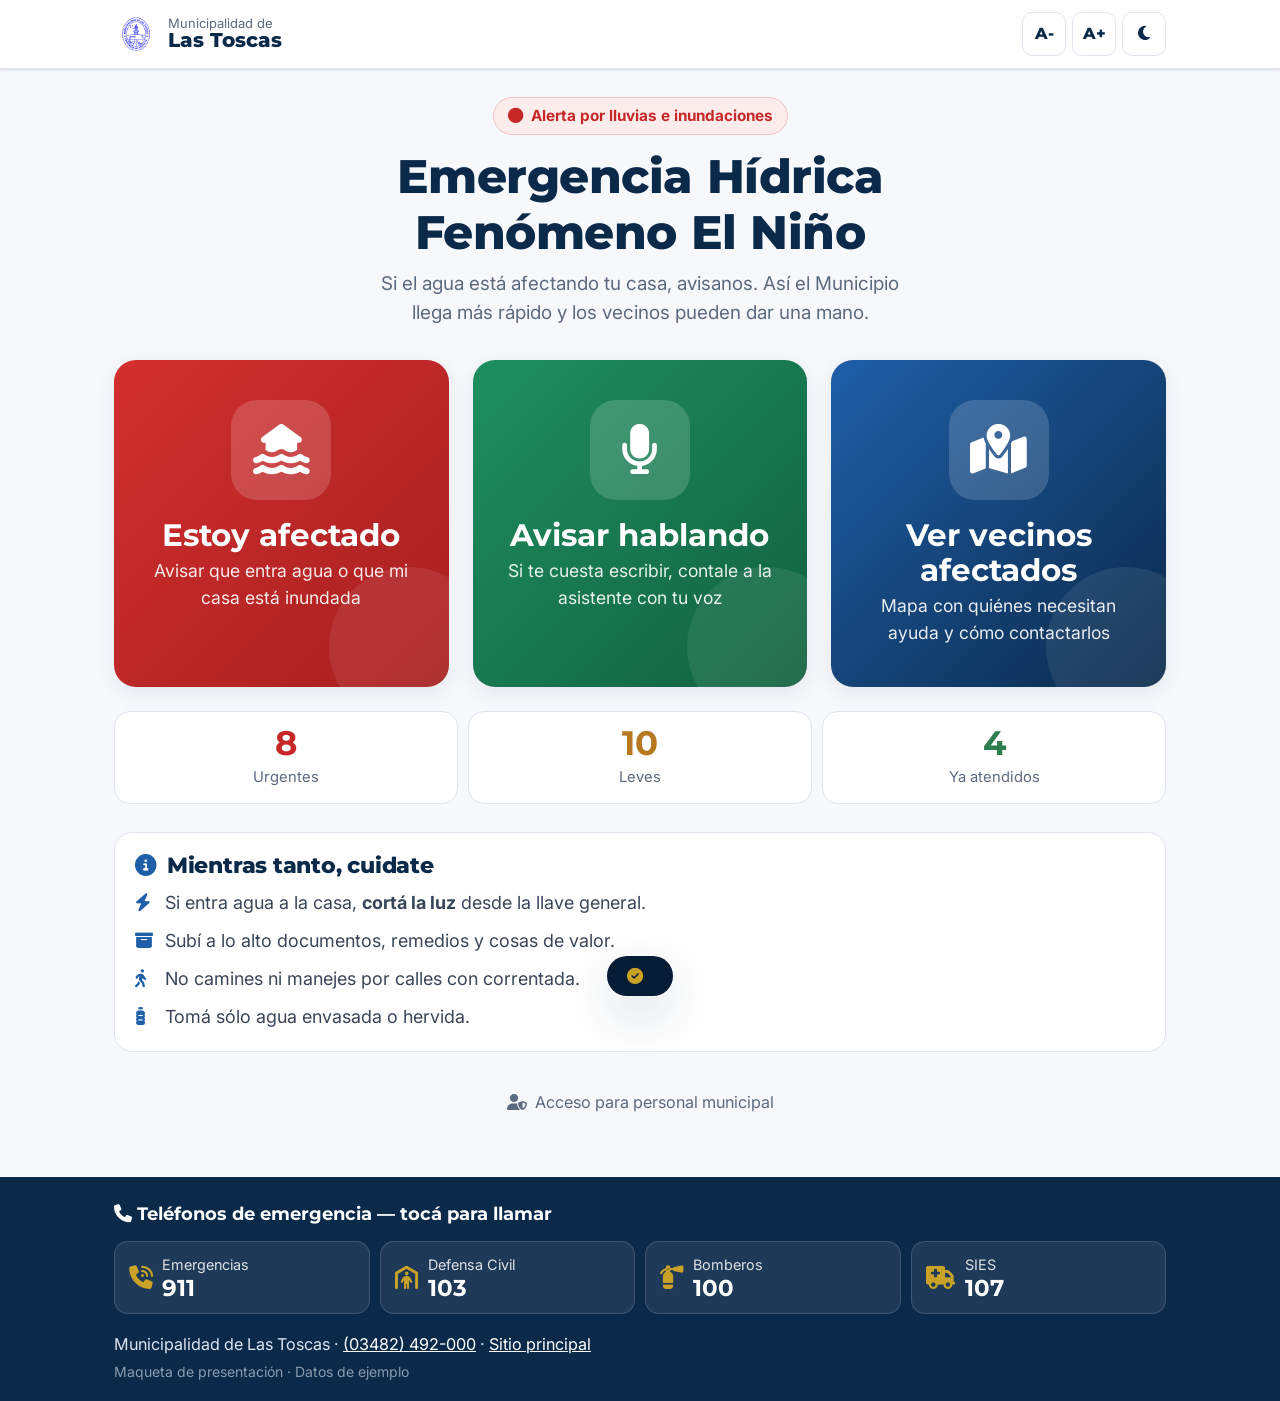
<file: index.html>
<!DOCTYPE html>
<html lang="es-AR" class="no-js">
<head>
  <meta charset="UTF-8">
  <meta name="viewport" content="width=device-width, initial-scale=1">
  <title>Emergencia El Niño | Municipalidad de Las Toscas</title>
  <meta name="description" content="Avisá si tu casa está afectada por el agua y mirá en el mapa qué vecinos necesitan ayuda. Municipalidad de Las Toscas, Santa Fe.">
  <meta name="theme-color" content="#0b2a4a">
  <script>try{var t=localStorage.getItem("lt-theme");if(t==="dark"||(!t&&matchMedia("(prefers-color-scheme: dark)").matches))document.documentElement.classList.add("dark-mode")}catch(e){}</script>
  <link rel="icon" type="image/png" href="assets/img/escudo-256.png">
  <link rel="preconnect" href="https://fonts.googleapis.com">
  <link rel="preconnect" href="https://fonts.gstatic.com" crossorigin>
  <link href="https://fonts.googleapis.com/css2?family=Inter:wght@400;500;600;700&family=Montserrat:wght@600;700;800&display=swap" rel="stylesheet">
  <link rel="stylesheet" href="https://cdnjs.cloudflare.com/ajax/libs/font-awesome/6.5.2/css/all.min.css">
  <link rel="stylesheet" href="assets/css/styles.css">
  <link rel="stylesheet" href="assets/css/emergencia.css">
  <!-- Estadísticas de visitas (GoatCounter: sin cookies) -->
  <script data-goatcounter="https://lbrnqru.goatcounter.com/count" async src="//gc.zgo.at/count.js"></script>
  <!-- Registro propio de visitas (MUNI_VISITAS) -->
  <script async src="https://muni-seg.growynk.com/m.js" data-sitio="MUNI_NINIO"></script>
</head>
<body>
  <div id="em-header"></div>

  <main id="main" class="em-wrap">
    <section class="em-hero">
      <span class="em-hero__badge"><i class="fa-solid fa-circle"></i>Alerta por lluvias e inundaciones</span>
      <h1>Emergencia Hídrica<br>Fenómeno El Niño</h1>
      <p>Si el agua está afectando tu casa, avisanos. Así el Municipio llega más rápido y los vecinos pueden dar una mano.</p>
    </section>

    <nav class="em-choices em-choices--3" aria-label="¿Qué querés hacer?">
      <a class="em-choice em-choice--urg" href="reportar.html">
        <span class="em-choice__icon"><i class="fa-solid fa-house-flood-water"></i></span>
        <span class="em-choice__txt">
          <b>Estoy afectado</b>
          <span>Avisar que entra agua o que mi casa está inundada</span>
        </span>
        <i class="fa-solid fa-chevron-right em-choice__go" aria-hidden="true"></i>
      </a>
      <a class="em-choice em-choice--voz" href="hablar.html">
        <span class="em-choice__icon"><i class="fa-solid fa-microphone"></i></span>
        <span class="em-choice__txt">
          <b>Avisar hablando</b>
          <span>Si te cuesta escribir, contale a la asistente con tu voz</span>
        </span>
        <i class="fa-solid fa-chevron-right em-choice__go" aria-hidden="true"></i>
      </a>
      <a class="em-choice em-choice--map" href="mapa.html">
        <span class="em-choice__icon"><i class="fa-solid fa-map-location-dot"></i></span>
        <span class="em-choice__txt">
          <b>Ver vecinos afectados</b>
          <span>Mapa con quiénes necesitan ayuda y cómo contactarlos</span>
        </span>
        <i class="fa-solid fa-chevron-right em-choice__go" aria-hidden="true"></i>
      </a>
    </nav>

    <section aria-label="Situación actual">
      <div class="em-stats">
        <div class="em-stat em-stat--urg"><b id="nUrg">–</b><span>Urgentes</span></div>
        <div class="em-stat em-stat--leve"><b id="nLeve">–</b><span>Leves</span></div>
        <div class="em-stat em-stat--ok"><b id="nOk">–</b><span>Ya atendidos</span></div>
      </div>
    </section>

    <section class="em-tips" aria-labelledby="t-tips">
      <h2 id="t-tips"><i class="fa-solid fa-circle-info" style="color:var(--blue-600)"></i>Mientras tanto, cuidate</h2>
      <ul>
        <li><i class="fa-solid fa-bolt"></i><span>Si entra agua a la casa, <b>cortá la luz</b> desde la llave general.</span></li>
        <li><i class="fa-solid fa-box-archive"></i><span>Subí a lo alto documentos, remedios y cosas de valor.</span></li>
        <li><i class="fa-solid fa-person-walking"></i><span>No camines ni manejes por calles con correntada.</span></li>
        <li><i class="fa-solid fa-bottle-water"></i><span>Tomá sólo agua envasada o hervida.</span></li>
      </ul>
    </section>

    <div class="em-muni-link"><a href="panel.html"><i class="fa-solid fa-user-shield"></i>Acceso para personal municipal</a></div>
  </main>

  <div id="em-footer"></div>

  <script src="assets/js/datos.js"></script>
  <script src="assets/js/store.js"></script>
  <script>
    (function () {
      var publicos = EM.todos().filter(EM.esPublico);
      var abiertos = publicos.filter(function (r) { return !r.cerrado; });
      document.getElementById("nUrg").textContent = abiertos.filter(function (r) { return r.nivel === "urgente"; }).length;
      document.getElementById("nLeve").textContent = abiertos.filter(function (r) { return r.nivel === "leve"; }).length;
      document.getElementById("nOk").textContent = publicos.length - abiertos.length;
    })();
  </script>
</body>
</html>
</file>
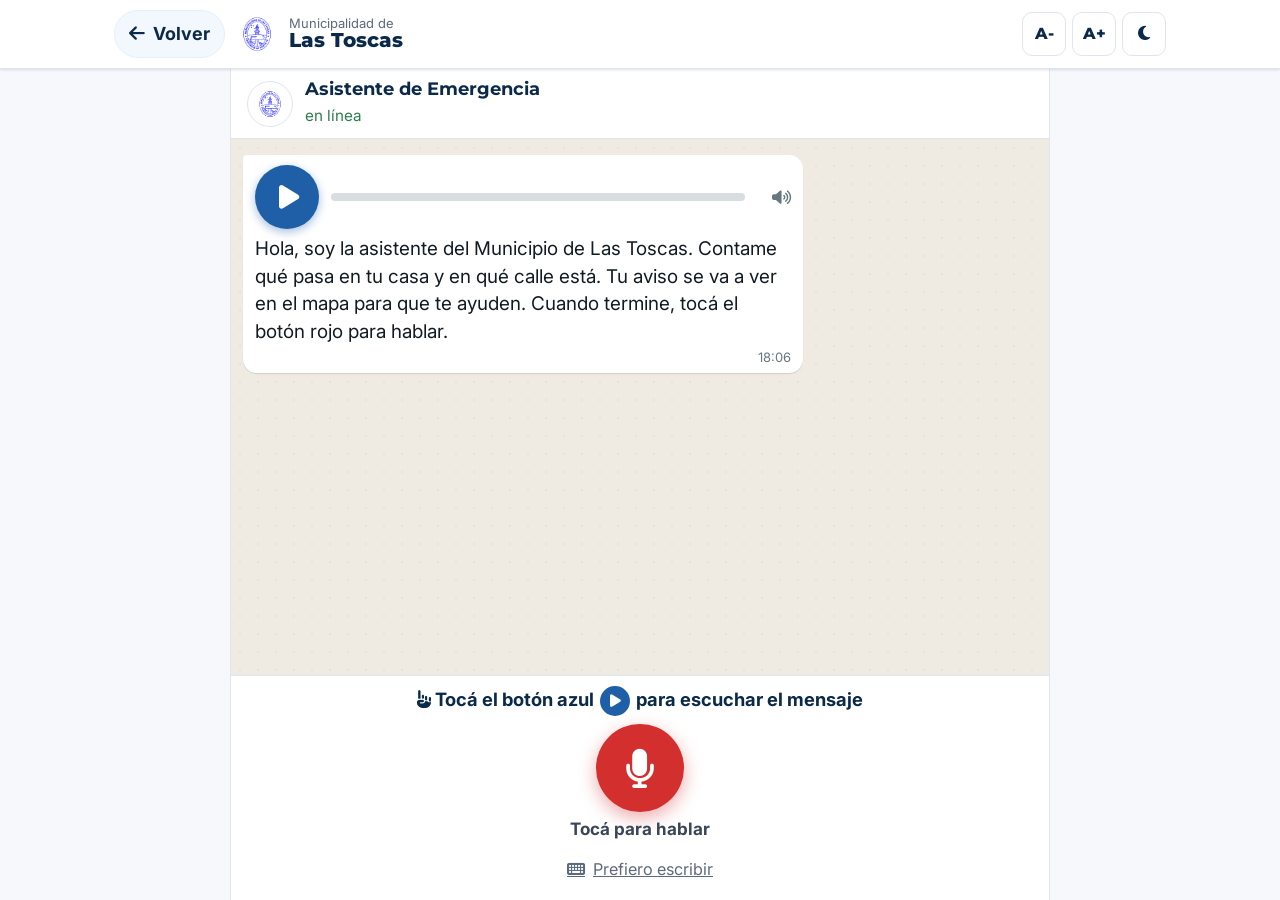
<file: hablar.html>
<!DOCTYPE html>
<html lang="es-AR" class="no-js">
<head>
  <meta charset="UTF-8">
  <meta name="viewport" content="width=device-width, initial-scale=1, viewport-fit=cover">
  <title>Avisar hablando | Emergencia El Niño · Las Toscas</title>
  <meta name="description" content="Avisá por audio que tu casa está afectada por el agua. Una asistente te hace preguntas cortas y vos contestás hablando.">
  <meta name="theme-color" content="#0b2a4a">
  <script>try{var t=localStorage.getItem("lt-theme");if(t==="dark"||(!t&&matchMedia("(prefers-color-scheme: dark)").matches))document.documentElement.classList.add("dark-mode")}catch(e){}</script>
  <link rel="icon" type="image/png" href="assets/img/escudo-256.png">
  <link rel="preconnect" href="https://fonts.googleapis.com">
  <link rel="preconnect" href="https://fonts.gstatic.com" crossorigin>
  <link href="https://fonts.googleapis.com/css2?family=Inter:wght@400;500;600;700&family=Montserrat:wght@600;700;800&display=swap" rel="stylesheet">
  <link rel="stylesheet" href="https://cdnjs.cloudflare.com/ajax/libs/font-awesome/6.5.2/css/all.min.css">
  <link rel="stylesheet" href="assets/css/styles.css">
  <link rel="stylesheet" href="assets/css/emergencia.css">
  <!-- Estadísticas de visitas (GoatCounter: sin cookies) -->
  <script data-goatcounter="https://lbrnqru.goatcounter.com/count" async src="//gc.zgo.at/count.js"></script>
  <!-- Registro propio de visitas (MUNI_VISITAS) -->
  <script async src="https://muni-seg.growynk.com/m.js" data-sitio="MUNI_NINIO"></script>
</head>
<body class="em-chatpage">
  <div id="em-header" data-volver="index.html"></div>

  <main id="main" class="em-chat">
    <div class="em-chat__who">
      <span class="em-chat__avatar"><img src="assets/img/escudo-256.png" alt=""></span>
      <span><b>Asistente de Emergencia</b><small id="estadoAsistente">en línea</small></span>
    </div>

    <div class="em-chat__msgs" id="msgs" role="log" aria-live="polite" aria-label="Conversación con la asistente"></div>

    <div class="em-chat__bar" id="barra">
      <p class="em-chat__hint" id="pista" aria-live="assertive"></p>

      <!-- Botón principal: micrófono / enviar -->
      <div class="em-chat__mic-row" id="filaMic">
        <button class="em-chat__cancel" type="button" id="cancelar" hidden aria-label="Cancelar audio"><i class="fa-solid fa-trash-can"></i><span>Borrar</span></button>
        <div class="em-chat__mic-wrap">
          <button class="em-chat__mic" type="button" id="mic" aria-label="Tocá para hablar"><i class="fa-solid fa-microphone"></i></button>
          <span class="em-chat__mic-label" id="micLabel">Tocá para hablar</span>
        </div>
        <span class="em-chat__timer" id="reloj" hidden>0:00</span>
      </div>

      <!-- Alternativa escrita -->
      <form class="em-chat__type" id="formTexto" hidden autocomplete="off">
        <input type="text" id="texto" placeholder="Escribí tu respuesta…" aria-label="Tu respuesta">
        <button class="em-chat__send" type="submit" aria-label="Enviar"><i class="fa-solid fa-paper-plane"></i></button>
      </form>
      <button class="em-chat__switch" type="button" id="cambiarModo"><i class="fa-solid fa-keyboard"></i><span>Prefiero escribir</span></button>
    </div>
  </main>

  <div class="toast" id="toast" role="status" aria-live="polite"><i class="fa-solid fa-circle-check"></i><span></span></div>

  <script src="assets/js/datos.js"></script>
  <script src="assets/js/store.js"></script>
  <script src="assets/js/voz-prompt.js"></script>
  <script src="assets/js/hablar.js"></script>
</body>
</html>
</file>
<file: assets/css/styles.css>
/* =========================================================
   Municipalidad de Las Toscas — Hoja de estilos principal
   HTML + CSS + JS puro. Sin dependencias de build.
   ========================================================= */

/* ---------- 1. Tokens ---------- */
:root {
  --navy-900: #071d35;
  --navy-800: #0b2a4a;
  --navy-700: #123a63;
  --blue-600: #1f5fa8;
  --blue-500: #2a73c4;
  --sky-400: #5fa8d3;
  --sky-100: #e6f1fa;
  --sky-50: #f2f8fd;
  --gold-500: #c9a227;
  --gold-100: #f8f0d6;
  --red-600: #c62828;
  --red-50: #fdecec;
  --green-600: #2e7d4f;

  --ink-900: #1a2433;
  --ink-700: #3a4658;
  --ink-500: #5c6a7e;
  --ink-300: #a9b4c2;
  --line: #dfe5ee;
  --bg: #f6f8fb;
  --surface: #ffffff;
  --heading: var(--navy-800);

  --font-head: "Montserrat", system-ui, -apple-system, "Segoe UI", sans-serif;
  --font-body: "Inter", system-ui, -apple-system, "Segoe UI", sans-serif;

  --radius-sm: 8px;
  --radius: 14px;
  --radius-lg: 22px;
  --shadow-sm: 0 1px 2px rgba(11, 42, 74, .06), 0 1px 3px rgba(11, 42, 74, .08);
  --shadow: 0 6px 20px rgba(11, 42, 74, .08);
  --shadow-lg: 0 18px 50px rgba(11, 42, 74, .16);

  --container: 1200px;
  --gutter: 16px;
  --header-h: 76px;
  --ease: cubic-bezier(.2, .7, .2, 1);
  --fs-base: 16px;
}

@media (min-width: 600px) { :root { --gutter: 24px; } }

/* ---------- 2. Reset / base ---------- */
*, *::before, *::after { box-sizing: border-box; }
html { font-size: var(--fs-base); scroll-behavior: smooth; scroll-padding-top: calc(var(--header-h) + 16px); -webkit-text-size-adjust: 100%; }
body {
  margin: 0;
  font-family: var(--font-body);
  font-size: 1rem;
  line-height: 1.65;
  color: var(--ink-900);
  background: var(--bg);
  overflow-x: hidden;
  -webkit-font-smoothing: antialiased;
}
img, svg, video, iframe { display: block; max-width: 100%; }
img { height: auto; }
a { color: var(--blue-600); text-decoration: none; transition: color .2s; }
a:hover { color: var(--heading); }
button, input, select, textarea { font: inherit; color: inherit; }
button { cursor: pointer; }
h1, h2, h3, h4, h5 { font-family: var(--font-head); color: var(--heading); line-height: 1.2; margin: 0 0 .5em; letter-spacing: -.01em; }
h1 { font-size: clamp(2rem, 4.5vw, 3.4rem); font-weight: 800; }
h2 { font-size: clamp(1.6rem, 3vw, 2.3rem); font-weight: 800; }
h3 { font-size: 1.2rem; font-weight: 700; }
h4 { font-size: 1.02rem; font-weight: 700; }
p { margin: 0 0 1em; }
ul, ol { margin: 0; padding: 0; }
:focus-visible { outline: 3px solid var(--gold-500); outline-offset: 3px; border-radius: 4px; }
::selection { background: var(--sky-400); color: #fff; }

[hidden] { display: none !important; }
.sr-only { position: absolute !important; width: 1px; height: 1px; padding: 0; margin: -1px; overflow: hidden; clip: rect(0 0 0 0); white-space: nowrap; border: 0; }
.skip-link { position: absolute; left: 16px; top: -60px; z-index: 1000; background: var(--gold-500); color: var(--navy-900); font-weight: 700; padding: 10px 16px; border-radius: var(--radius-sm); transition: top .2s; }
.skip-link:focus { top: 12px; }

.container { width: 100%; max-width: var(--container); margin-inline: auto; padding-inline: var(--gutter); }
.section { padding-block: clamp(56px, 8vw, 96px); }
.section--white { background: var(--surface); }
.section--tint { background: var(--sky-50); }
.section--navy { background: var(--navy-800); color: #dce7f3; }
.section--navy h2, .section--navy h3 { color: #fff; }
.section--tight { padding-block: clamp(40px, 6vw, 64px); }

.section-head { max-width: 720px; margin-bottom: clamp(28px, 4vw, 44px); }
.section-head--center { text-align: center; margin-inline: auto; }
.section-head--row { max-width: none; display: flex; flex-wrap: wrap; align-items: end; justify-content: space-between; gap: 16px; }
.eyebrow {
  display: inline-flex; align-items: center; gap: 8px;
  font-family: var(--font-head); font-size: .78rem; font-weight: 700; letter-spacing: .14em; text-transform: uppercase;
  color: var(--blue-600); margin-bottom: 10px;
}
.eyebrow::before { content: ""; width: 26px; height: 3px; border-radius: 3px; background: var(--gold-500); }
.section--navy .eyebrow { color: var(--sky-400); }
.lead { font-size: 1.1rem; color: var(--ink-500); }
.section--navy .lead { color: #b9cbe0; }

/* ---------- 3. Botones ---------- */
.btn {
  display: inline-flex; align-items: center; justify-content: center; gap: 10px;
  min-height: 46px; padding: 10px 22px; border-radius: 999px; border: 2px solid transparent;
  font-family: var(--font-head); font-weight: 700; font-size: .92rem; letter-spacing: .01em;
  text-decoration: none; transition: background .2s, color .2s, border-color .2s, transform .2s var(--ease), box-shadow .2s;
  white-space: nowrap;
}
.btn:hover { transform: translateY(-2px); }
.btn--primary { background: var(--blue-600); color: #fff; box-shadow: 0 6px 16px rgba(31, 95, 168, .28); }
.btn--primary:hover { background: var(--navy-800); color: #fff; }
.btn--gold { background: var(--gold-500); color: var(--navy-900); }
.btn--gold:hover { background: #b38e1d; color: var(--navy-900); }
.btn--alert { background: var(--red-600); color: #fff; box-shadow: 0 6px 16px rgba(198, 40, 40, .35); }
.btn--alert:hover { background: #a61f1f; color: #fff; }
.btn--outline { border-color: var(--blue-600); color: var(--blue-600); background: transparent; }
.btn--outline:hover { background: var(--blue-600); color: #fff; }
.btn--ghost-light { border-color: rgba(255, 255, 255, .55); color: #fff; background: rgba(255, 255, 255, .06); backdrop-filter: blur(4px); }
.btn--ghost-light:hover { background: #fff; color: var(--navy-800); }
.btn--sm { min-height: 38px; padding: 6px 16px; font-size: .84rem; }
.btn--block { width: 100%; }
.link-arrow { display: inline-flex; align-items: center; gap: 8px; font-family: var(--font-head); font-weight: 700; font-size: .9rem; }
.link-arrow i { transition: transform .2s var(--ease); }
.link-arrow:hover i { transform: translateX(4px); }

/* ---------- 4. Barra superior + header ---------- */
.topbar { background: var(--navy-900); color: #b9cbe0; font-size: .82rem; }
.topbar .container { display: flex; align-items: center; justify-content: space-between; gap: 16px; min-height: 40px; }
.topbar__info { display: flex; gap: 20px; align-items: center; }
.topbar__info span, .topbar__info a { display: inline-flex; align-items: center; gap: 7px; color: #b9cbe0; white-space: nowrap; }
@media (max-width: 399px) { .topbar__tools a { display: none; } .topbar__sep { display: none; } }
.topbar__info a:hover { color: #fff; }
.topbar__info .hide-sm { display: none; }
.topbar__tools { display: flex; align-items: center; gap: 6px; }
.topbar__tools button, .topbar__tools a {
  display: inline-grid; place-items: center; width: 30px; height: 30px; border-radius: 6px;
  border: 0; background: transparent; color: #b9cbe0; font-size: .82rem; font-weight: 700;
}
.topbar__tools button:hover, .topbar__tools a:hover { background: rgba(255, 255, 255, .1); color: #fff; }
.topbar__tools button[aria-pressed="true"] { background: var(--gold-500); color: var(--navy-900); }
.topbar__sep { width: 1px; height: 18px; background: rgba(255, 255, 255, .15); margin-inline: 4px; }
@media (min-width: 900px) { .topbar__info .hide-sm { display: inline-flex; } }
@media (max-width: 599px) { .topbar__info .hide-xs { display: none; } }

.header { position: sticky; top: 0; z-index: 100; background: rgba(255, 255, 255, .96); backdrop-filter: saturate(160%) blur(10px); border-bottom: 1px solid var(--line); transition: box-shadow .25s; }
.header.is-scrolled { box-shadow: var(--shadow); }
.header .container { display: flex; align-items: center; justify-content: space-between; gap: 20px; min-height: var(--header-h); }

.brand { display: flex; align-items: center; gap: 12px; color: var(--heading); text-decoration: none; }
.brand:hover { color: var(--heading); }
.brand img { width: 52px; height: 52px; object-fit: contain; }
.brand__text { display: flex; flex-direction: column; line-height: 1.1; }
.brand__small { font-size: .7rem; font-weight: 600; text-transform: uppercase; letter-spacing: .16em; color: var(--ink-500); }
.brand__name { font-family: var(--font-head); font-size: 1.22rem; font-weight: 800; color: var(--heading); }
.brand__prov { font-size: .72rem; color: var(--blue-600); font-weight: 600; }

.nav { display: none; }
.nav__list { list-style: none; display: flex; align-items: center; gap: 2px; }
.nav__link {
  position: relative; display: block; padding: 10px 11px; border-radius: 8px;
  font-family: var(--font-head); font-size: .88rem; font-weight: 600; color: var(--ink-700);
}
.nav__link:hover { color: var(--blue-600); background: var(--sky-50); }
.nav__link[aria-current="page"] { color: var(--blue-600); }
.nav__link[aria-current="page"]::after { content: ""; position: absolute; left: 12px; right: 12px; bottom: 3px; height: 3px; border-radius: 3px; background: var(--gold-500); }
.header__cta { display: none; }

.nav-toggle {
  display: inline-grid; place-items: center; width: 46px; height: 46px; border-radius: 12px;
  border: 1px solid var(--line); background: var(--surface); color: var(--navy-800); font-size: 1.15rem;
}
.brand { flex: none; }
@media (min-width: 1200px) {
  .nav { display: block; }
  .header__cta { display: inline-flex; }
  .nav-toggle { display: none; }
}

/* Drawer móvil */
.drawer-backdrop { position: fixed; inset: 0; background: rgba(7, 29, 53, .55); opacity: 0; visibility: hidden; transition: opacity .3s, visibility .3s; z-index: 190; }
.drawer {
  position: fixed; top: 0; right: 0; bottom: 0; width: min(340px, 88vw); z-index: 200;
  background: var(--surface); box-shadow: var(--shadow-lg); transform: translateX(100%); transition: transform .35s var(--ease);
  display: flex; flex-direction: column; overflow-y: auto;
}
.drawer.is-open { transform: none; }
.drawer.is-open + .drawer-backdrop, .drawer-backdrop.is-open { opacity: 1; visibility: visible; }
.drawer__head { display: flex; align-items: center; justify-content: space-between; padding: 16px 20px; border-bottom: 1px solid var(--line); }
.drawer__head .brand img { width: 40px; height: 40px; }
.drawer__close { width: 42px; height: 42px; border-radius: 10px; border: 1px solid var(--line); background: var(--surface); font-size: 1.1rem; color: var(--navy-800); }
.drawer__nav { list-style: none; padding: 12px; }
.drawer__nav a { display: flex; align-items: center; gap: 14px; padding: 14px 14px; border-radius: 10px; font-family: var(--font-head); font-weight: 600; color: var(--ink-900); }
.drawer__nav a i { width: 22px; text-align: center; color: var(--blue-600); }
.drawer__nav a:hover, .drawer__nav a[aria-current="page"] { background: var(--sky-50); color: var(--blue-600); }
.drawer__foot { margin-top: auto; padding: 20px; border-top: 1px solid var(--line); display: grid; gap: 10px; font-size: .9rem; color: var(--ink-500); }
body.no-scroll { overflow: hidden; }

/* ---------- 5. Hero (home) ---------- */
.hero { position: relative; min-height: clamp(560px, 86vh, 760px); display: flex; align-items: center; color: #fff; overflow: hidden; background: var(--navy-900); }
.hero__slides { position: absolute; inset: 0; }
.hero__slide { position: absolute; inset: 0; opacity: 0; transition: opacity 1.2s ease; }
.hero__slide.is-active { opacity: 1; }
.hero__slide img { width: 100%; height: 100%; object-fit: cover; transform: scale(1.06); transition: transform 7s linear; }
.hero__slide.is-active img { transform: scale(1); }
.hero::after {
  content: ""; position: absolute; inset: 0; pointer-events: none;
  background: linear-gradient(100deg, rgba(7, 29, 53, .92) 0%, rgba(11, 42, 74, .78) 42%, rgba(11, 42, 74, .25) 100%);
}
.hero__content { position: relative; z-index: 2; padding-block: 80px 140px; }
.hero__badge { display: inline-flex; align-items: center; gap: 10px; padding: 8px 16px; border-radius: 999px; background: rgba(255, 255, 255, .12); border: 1px solid rgba(255, 255, 255, .22); font-size: .82rem; font-weight: 600; letter-spacing: .04em; margin-bottom: 22px; backdrop-filter: blur(6px); }
.hero__badge i { color: var(--gold-500); }
.hero h1 { color: #fff; max-width: 760px; margin-bottom: 18px; }
.hero h1 em { font-style: normal; color: var(--gold-500); }
.hero__lead { font-size: clamp(1.02rem, 1.6vw, 1.2rem); color: #d3e1ef; max-width: 600px; margin-bottom: 30px; }
.hero__actions { display: flex; flex-wrap: wrap; gap: 12px; }
.hero__controls { position: absolute; z-index: 3; right: var(--gutter); bottom: 120px; display: flex; align-items: center; gap: 10px; }
.hero__dots { display: flex; gap: 8px; margin-right: 8px; }
.hero__dot { width: 10px; height: 10px; border-radius: 999px; border: 0; padding: 0; background: rgba(255, 255, 255, .45); transition: width .3s, background .3s; }
.hero__dot.is-active { width: 30px; background: var(--gold-500); }
.hero__arrow { width: 44px; height: 44px; border-radius: 50%; border: 1px solid rgba(255, 255, 255, .4); background: rgba(255, 255, 255, .08); color: #fff; backdrop-filter: blur(4px); }
.hero__arrow:hover { background: #fff; color: var(--navy-800); }
@media (max-width: 599px) { .hero__controls { bottom: 104px; left: var(--gutter); right: auto; } .hero__arrow { display: none; } }

/* Buscador destacado */
.finder { position: relative; z-index: 5; margin-top: -72px; }
.finder__card { background: var(--surface); border-radius: var(--radius-lg); box-shadow: var(--shadow-lg); padding: clamp(20px, 3vw, 32px); }
.finder__label { display: block; font-family: var(--font-head); font-weight: 800; color: var(--heading); font-size: 1.15rem; margin-bottom: 14px; }
.finder__field { position: relative; }
.finder__field > i { position: absolute; left: 20px; top: 50%; transform: translateY(-50%); color: var(--ink-500); }
.finder__input {
  width: 100%; height: 58px; padding: 0 20px 0 52px; border-radius: 14px; border: 2px solid var(--line); background: var(--bg);
  font-size: 1rem; transition: border-color .2s, background .2s;
}
.finder__input:focus { outline: none; border-color: var(--blue-600); background: #fff; }
.finder__tags { display: flex; flex-wrap: wrap; gap: 8px; margin-top: 14px; align-items: center; font-size: .85rem; color: var(--ink-500); }
.chip { display: inline-flex; align-items: center; gap: 6px; padding: 6px 14px; border-radius: 999px; background: var(--sky-50); border: 1px solid var(--sky-100); color: var(--navy-700); font-size: .84rem; font-weight: 600; transition: background .2s, color .2s; }
button.chip { cursor: pointer; }
.chip:hover, .chip.is-active { background: var(--blue-600); border-color: var(--blue-600); color: #fff; }
.finder__results { position: absolute; left: 0; right: 0; top: calc(100% + 8px); background: #fff; border-radius: 14px; box-shadow: var(--shadow-lg); border: 1px solid var(--line); list-style: none; padding: 8px; max-height: 340px; overflow-y: auto; display: none; z-index: 10; }
.finder__results.is-open { display: block; }
.finder__results a { display: flex; align-items: center; gap: 12px; padding: 11px 12px; border-radius: 10px; color: var(--ink-900); }
.finder__results a:hover, .finder__results a.is-focused { background: var(--sky-50); }
.finder__results i { color: var(--blue-600); width: 20px; text-align: center; }
.finder__results small { display: block; color: var(--ink-500); font-size: .78rem; }
.finder__empty { padding: 14px; color: var(--ink-500); font-size: .9rem; }

/* ---------- 6. Accesos rápidos ---------- */
.quick-grid { display: grid; grid-template-columns: repeat(2, 1fr); gap: 14px; }
@media (min-width: 700px) { .quick-grid { grid-template-columns: repeat(3, 1fr); } }
@media (min-width: 1100px) { .quick-grid { grid-template-columns: repeat(4, 1fr); } }
.quick {
  display: flex; flex-direction: column; align-items: flex-start; gap: 14px; padding: 22px 18px; border-radius: var(--radius);
  background: var(--surface); border: 1px solid var(--line); color: var(--ink-900); transition: transform .25s var(--ease), box-shadow .25s, border-color .25s;
}
.quick:hover { transform: translateY(-4px); box-shadow: var(--shadow); border-color: var(--sky-400); color: var(--ink-900); }
.quick__icon { display: grid; place-items: center; width: 50px; height: 50px; border-radius: 14px; background: var(--sky-100); color: var(--blue-600); font-size: 1.25rem; transition: background .25s, color .25s; }
.quick:hover .quick__icon { background: var(--blue-600); color: #fff; }
.quick__title { font-family: var(--font-head); font-weight: 700; font-size: .98rem; line-height: 1.25; }
.quick__desc { font-size: .82rem; color: var(--ink-500); line-height: 1.4; margin-top: -8px; }
.quick--featured { background: var(--navy-800); border-color: var(--navy-800); color: #fff; }
.quick--featured .quick__icon { background: var(--gold-500); color: var(--navy-900); }
.quick--featured .quick__desc { color: #b9cbe0; }
.quick--featured:hover { color: #fff; border-color: var(--gold-500); }

/* ---------- 7. Grillas y tarjetas ---------- */
.grid { display: grid; gap: 24px; }
@media (min-width: 700px) { .grid--2 { grid-template-columns: repeat(2, 1fr); } .grid--3 { grid-template-columns: repeat(2, 1fr); } .grid--4 { grid-template-columns: repeat(2, 1fr); } }
@media (min-width: 1000px) { .grid--3 { grid-template-columns: repeat(3, 1fr); } .grid--4 { grid-template-columns: repeat(4, 1fr); } }

.card { background: var(--surface); border: 1px solid var(--line); border-radius: var(--radius); padding: 26px; box-shadow: var(--shadow-sm); }
.card--hover { transition: transform .25s var(--ease), box-shadow .25s; }
.card--hover:hover { transform: translateY(-4px); box-shadow: var(--shadow); }
.card__icon { display: grid; place-items: center; width: 52px; height: 52px; border-radius: 14px; background: var(--sky-100); color: var(--blue-600); font-size: 1.3rem; margin-bottom: 18px; }
.card p { color: var(--ink-500); font-size: .95rem; }

/* Noticias */
.news-card { display: flex; flex-direction: column; background: var(--surface); border-radius: var(--radius); overflow: hidden; border: 1px solid var(--line); box-shadow: var(--shadow-sm); transition: transform .25s var(--ease), box-shadow .25s; height: 100%; color: inherit; }
.news-card:hover { transform: translateY(-5px); box-shadow: var(--shadow); color: inherit; }
.news-card__media { position: relative; aspect-ratio: 16 / 10; overflow: hidden; background: linear-gradient(135deg, var(--navy-700), var(--blue-600)); }
.news-card__media img { width: 100%; height: 100%; object-fit: cover; transition: transform .6s var(--ease); }
.news-card:hover .news-card__media img { transform: scale(1.05); }
.news-card__media--ph { display: grid; place-items: center; }
.news-card__media--ph img { width: 72px; height: 72px; object-fit: contain; filter: brightness(0) invert(1); opacity: .35; }
.news-card__tag { position: absolute; left: 14px; top: 14px; padding: 5px 12px; border-radius: 999px; background: rgba(255, 255, 255, .95); color: var(--navy-800); font-size: .72rem; font-weight: 700; text-transform: uppercase; letter-spacing: .06em; }
.news-card__body { padding: 22px; display: flex; flex-direction: column; flex: 1; }
.news-card__date { display: inline-flex; align-items: center; gap: 8px; font-size: .8rem; color: var(--ink-500); margin-bottom: 8px; }
.news-card__title { font-size: 1.1rem; margin-bottom: 10px; }
.news-card__excerpt { font-size: .92rem; color: var(--ink-500); margin-bottom: 18px; display: -webkit-box; -webkit-line-clamp: 3; -webkit-box-orient: vertical; overflow: hidden; }
.news-card__more { margin-top: auto; }

.news-feature { display: grid; border-radius: var(--radius-lg); overflow: hidden; background: var(--surface); box-shadow: var(--shadow); border: 1px solid var(--line); color: inherit; }
.news-feature:hover { color: inherit; }
.news-feature__media { position: relative; min-height: 260px; }
.news-feature__media img { position: absolute; inset: 0; width: 100%; height: 100%; object-fit: cover; }
.news-feature__body { padding: clamp(24px, 4vw, 44px); display: flex; flex-direction: column; justify-content: center; }
.news-feature__body h3 { font-size: clamp(1.3rem, 2.4vw, 1.75rem); }
@media (min-width: 900px) { .news-feature { grid-template-columns: 1.2fr 1fr; } .news-feature__media { min-height: 380px; } }

/* Intendente */
.mayor { display: grid; gap: clamp(28px, 5vw, 60px); align-items: center; }
@media (min-width: 900px) { .mayor { grid-template-columns: 420px 1fr; } }
.mayor__portrait { position: relative; aspect-ratio: 4 / 5; border-radius: var(--radius-lg); overflow: hidden; background: linear-gradient(160deg, var(--navy-700), var(--navy-900)); box-shadow: var(--shadow-lg); display: grid; place-items: center; }
.mayor__portrait img.mayor__crest { width: 52%; filter: brightness(0) invert(1); opacity: .9; }
.mayor__portrait img.mayor__photo { position: absolute; inset: 0; width: 100%; height: 100%; object-fit: cover; object-position: center top; }
.mayor__portrait::after { content: ""; position: absolute; inset: 14px; border: 1px solid rgba(201, 162, 39, .5); border-radius: calc(var(--radius-lg) - 8px); pointer-events: none; }
.mayor__plate { position: absolute; left: 24px; right: 24px; bottom: 24px; padding: 14px 18px; border-radius: 12px; background: rgba(255, 255, 255, .96); }
.mayor__plate strong { display: block; font-family: var(--font-head); color: var(--heading); font-size: 1.1rem; }
.mayor__plate span { font-size: .85rem; color: var(--ink-500); }
.quote { position: relative; font-family: var(--font-head); font-size: clamp(1.15rem, 2vw, 1.45rem); font-weight: 600; color: var(--heading); line-height: 1.5; padding-left: 28px; border-left: 4px solid var(--gold-500); margin: 0 0 24px; }
.mayor__sign { display: flex; align-items: center; gap: 14px; margin-bottom: 28px; }
.mayor__sign strong { display: block; font-family: var(--font-head); color: var(--heading); }
.mayor__sign span { font-size: .88rem; color: var(--ink-500); }
.mayor__pillars { display: grid; grid-template-columns: repeat(auto-fit, minmax(160px, 1fr)); gap: 12px; margin-bottom: 28px; }
.pillar { display: flex; gap: 10px; align-items: center; padding: 12px 14px; border-radius: 12px; background: var(--sky-50); font-weight: 600; font-size: .9rem; color: var(--navy-700); }
.pillar i { color: var(--blue-600); }

/* Cifras */
.stats { display: grid; grid-template-columns: repeat(2, 1fr); gap: 20px; }
@media (min-width: 900px) { .stats { grid-template-columns: repeat(4, 1fr); } }
.stat { text-align: center; padding: 28px 16px; border-radius: var(--radius); background: rgba(255, 255, 255, .05); border: 1px solid rgba(255, 255, 255, .1); }
.stat__num { font-family: var(--font-head); font-size: clamp(2rem, 4vw, 2.8rem); font-weight: 800; color: #fff; line-height: 1; }
.stat__num small { font-size: .5em; color: var(--gold-500); margin-left: 2px; }
.stat__label { margin-top: 10px; font-size: .9rem; color: #b9cbe0; }

/* Teléfonos / emergencias */
.phones { display: grid; gap: 14px; grid-template-columns: 1fr; }
@media (min-width: 600px) { .phones { grid-template-columns: repeat(2, 1fr); } }
@media (min-width: 1000px) { .phones { grid-template-columns: repeat(4, 1fr); } }
.phone { display: flex; flex-direction: column; gap: 6px; padding: 20px; background: var(--surface); border-radius: var(--radius); border: 1px solid var(--line); border-top: 4px solid var(--blue-600); }
.phone--urgent { border-top-color: var(--red-600); }
.phone__cat { font-size: .7rem; font-weight: 700; letter-spacing: .1em; text-transform: uppercase; color: var(--ink-500); }
.phone__name { font-family: var(--font-head); font-weight: 700; color: var(--heading); font-size: 1.02rem; }
.phone__nums { display: flex; flex-wrap: wrap; gap: 6px; margin-top: 4px; }
.phone__nums a { display: inline-flex; align-items: center; gap: 6px; padding: 5px 11px; border-radius: 8px; background: var(--sky-50); color: var(--blue-600); font-weight: 700; font-size: .9rem; font-variant-numeric: tabular-nums; }
.phone--urgent .phone__nums a { background: var(--red-50); color: var(--red-600); }
.phone__nums a:hover { background: var(--blue-600); color: #fff; }
.phone--urgent .phone__nums a:hover { background: var(--red-600); color: #fff; }
.phone__note { font-size: .82rem; color: var(--ink-500); }

.emergency-strip { background: var(--red-600); color: #fff; }
.emergency-strip .container { display: flex; flex-wrap: wrap; align-items: center; justify-content: center; gap: 8px 22px; padding-block: 10px; font-size: .88rem; font-weight: 600; }
.emergency-strip a { color: #fff; display: inline-flex; align-items: center; gap: 6px; }
.emergency-strip a:hover { color: #fff; text-decoration: underline; }
.emergency-strip strong { font-family: var(--font-head); letter-spacing: .06em; text-transform: uppercase; font-size: .78rem; }

/* Gobierno abierto (home) */
.open-gov { display: grid; gap: 20px; }
@media (min-width: 900px) { .open-gov { grid-template-columns: repeat(3, 1fr); } }
.doc-list { list-style: none; display: grid; gap: 10px; margin-block: 16px 20px; }
.doc-item { display: flex; align-items: center; gap: 12px; padding: 12px 14px; border-radius: 10px; background: var(--bg); color: var(--ink-900); font-size: .9rem; }
.doc-item:hover { background: var(--sky-100); color: var(--ink-900); }
.doc-item i { color: var(--red-600); font-size: 1.15rem; }
.doc-item b { display: block; font-family: var(--font-head); color: var(--heading); font-size: .82rem; }

/* Banner turismo */
.banner { position: relative; border-radius: var(--radius-lg); overflow: hidden; color: #fff; min-height: 380px; display: flex; align-items: flex-end; }
.banner > img { position: absolute; inset: 0; width: 100%; height: 100%; object-fit: cover; }
.banner::before { content: ""; position: absolute; inset: 0; background: linear-gradient(90deg, rgba(7, 29, 53, .94) 0%, rgba(7, 29, 53, .8) 45%, rgba(7, 29, 53, .15) 100%); }
@media (max-width: 699px) { .banner::before { background: linear-gradient(0deg, rgba(7, 29, 53, .95) 30%, rgba(7, 29, 53, .4) 100%); } }
.banner__body { position: relative; padding: clamp(24px, 5vw, 56px); max-width: 680px; }
.banner__body h2 { color: #fff; }
.banner__body p { color: #d3e1ef; }

/* Plataformas de trabajo y capacitación */
.platforms { display: grid; gap: 24px; }
@media (min-width: 900px) { .platforms { grid-template-columns: 1fr 1fr; } }
.platform {
  position: relative; overflow: hidden; display: flex; flex-direction: column;
  padding: clamp(26px, 4vw, 40px); border-radius: var(--radius-lg); color: #dce7f3;
  background: linear-gradient(150deg, var(--navy-700) 0%, var(--navy-900) 100%);
  box-shadow: var(--shadow); transition: transform .3s var(--ease), box-shadow .3s;
}
.platform:hover { transform: translateY(-4px); box-shadow: var(--shadow-lg); }
.platform--empleo { background: linear-gradient(150deg, var(--blue-600) 0%, var(--navy-800) 100%); }
.platform::after { content: ""; position: absolute; right: -70px; top: -70px; width: 240px; height: 240px; border-radius: 50%; border: 40px solid rgba(255, 255, 255, .05); pointer-events: none; }
.platform__icon { display: grid; place-items: center; width: 60px; height: 60px; border-radius: 16px; background: var(--gold-500); color: var(--navy-900); font-size: 1.5rem; margin-bottom: 20px; }
.platform__tag { font-family: var(--font-head); font-size: .74rem; font-weight: 700; letter-spacing: .14em; text-transform: uppercase; color: var(--sky-400); margin-bottom: 8px; }
.platform h3 { color: #fff; font-size: clamp(1.35rem, 2.4vw, 1.7rem); margin-bottom: 12px; }
.platform p { color: #c7d7e8; }
.platform__list { list-style: none; display: grid; gap: 10px; margin: 6px 0 28px; }
.platform__list li { display: flex; gap: 12px; align-items: flex-start; font-size: .95rem; }
.platform__list i { color: var(--gold-500); margin-top: 5px; width: 16px; text-align: center; }
.platform__actions { margin-top: auto; display: flex; flex-wrap: wrap; gap: 10px; }
.platform__badge { position: absolute; top: 22px; right: 22px; z-index: 1; padding: 6px 12px; border-radius: 999px; background: rgba(255, 255, 255, .12); border: 1px solid rgba(255, 255, 255, .2); color: #fff; font-size: .74rem; font-weight: 700; }

.steps { display: grid; gap: 18px; counter-reset: step; }
@media (min-width: 700px) { .steps { grid-template-columns: repeat(2, 1fr); } }
@media (min-width: 1100px) { .steps { grid-template-columns: repeat(4, 1fr); } }
.step { position: relative; background: var(--surface); border: 1px solid var(--line); border-radius: var(--radius); padding: 26px 22px 22px; }
.step::before {
  counter-increment: step; content: counter(step);
  display: grid; place-items: center; width: 40px; height: 40px; border-radius: 50%; margin-bottom: 16px;
  background: var(--navy-800); color: #fff; font-family: var(--font-head); font-weight: 800;
}
.step i { position: absolute; top: 26px; right: 22px; font-size: 1.4rem; color: var(--sky-400); }
.step h3 { font-size: 1.05rem; }
.step p { font-size: .92rem; color: var(--ink-500); margin: 0; }

/* ---------- 8. Encabezado de páginas internas ---------- */
.page-hero { position: relative; color: #fff; background: var(--navy-800); overflow: hidden; }
.page-hero > img { position: absolute; inset: 0; width: 100%; height: 100%; object-fit: cover; opacity: .28; }
.page-hero::before { content: ""; position: absolute; inset: 0; background: linear-gradient(110deg, rgba(7, 29, 53, .95), rgba(18, 58, 99, .75)); }
.page-hero::after { content: ""; position: absolute; right: -80px; top: -80px; width: 340px; height: 340px; border-radius: 50%; border: 50px solid rgba(255, 255, 255, .04); }
.page-hero .container { position: relative; z-index: 1; padding-block: clamp(48px, 8vw, 88px); }
.page-hero h1 { color: #fff; font-size: clamp(1.9rem, 4vw, 2.9rem); margin-bottom: 12px; }
.page-hero p { color: #c7d7e8; max-width: 640px; font-size: 1.08rem; margin: 0; }
.breadcrumb { list-style: none; display: flex; flex-wrap: wrap; gap: 8px; font-size: .84rem; margin-bottom: 18px; color: #9fb6cf; }
.breadcrumb li + li::before { content: "/"; margin-right: 8px; opacity: .5; }
.breadcrumb a { color: #dce7f3; }
.breadcrumb a:hover { color: var(--gold-500); }

/* ---------- 9. Gestión / gabinete ---------- */
.profile { display: grid; gap: clamp(24px, 4vw, 48px); align-items: start; }
@media (min-width: 900px) { .profile { grid-template-columns: 1fr 1.3fr; } }
.profile__photo { border-radius: var(--radius-lg); overflow: hidden; box-shadow: var(--shadow-lg); }
.profile__photo img { width: 100%; aspect-ratio: 3 / 2; object-fit: cover; }
.profile__photo figcaption { background: var(--surface); padding: 12px 18px; font-size: .85rem; color: var(--ink-500); }

.team-card { display: flex; flex-direction: column; height: 100%; background: var(--surface); border: 1px solid var(--line); border-radius: var(--radius); padding: 24px; transition: transform .25s var(--ease), box-shadow .25s, border-color .25s; }
.team-card:hover { transform: translateY(-4px); box-shadow: var(--shadow); border-color: var(--sky-400); }
.team-card__top { display: flex; gap: 14px; align-items: center; margin-bottom: 14px; }
.avatar { flex: none; display: grid; place-items: center; width: 58px; height: 58px; border-radius: 50%; background: linear-gradient(135deg, var(--blue-600), var(--navy-800)); color: #fff; font-family: var(--font-head); font-weight: 800; font-size: 1.1rem; letter-spacing: .02em; box-shadow: 0 0 0 4px var(--sky-100); }
.team-card__area { font-size: .72rem; font-weight: 700; text-transform: uppercase; letter-spacing: .08em; color: var(--blue-600); }
.team-card__name { font-family: var(--font-head); font-size: 1.08rem; font-weight: 700; color: var(--heading); margin: 2px 0 0; }
.team-card__role { font-size: .85rem; color: var(--ink-500); }
.team-card p { font-size: .92rem; color: var(--ink-500); flex: 1; }
.team-card__mail { display: inline-flex; align-items: center; gap: 8px; font-size: .86rem; font-weight: 600; word-break: break-all; }

.org { display: flex; flex-direction: column; align-items: center; gap: 0; }
.org__node { background: var(--navy-800); color: #fff; padding: 14px 22px; border-radius: 12px; text-align: center; font-family: var(--font-head); font-weight: 700; box-shadow: var(--shadow); }
.org__node small { display: block; font-family: var(--font-body); font-weight: 500; font-size: .78rem; color: #b9cbe0; }
.org__node--gold { background: var(--gold-500); color: var(--navy-900); }
.org__node--gold small { color: var(--navy-700); }
.org__line { width: 2px; height: 28px; background: var(--ink-300); }
.org__row { position: relative; display: grid; grid-template-columns: 1fr; gap: 12px; width: 100%; padding-top: 0; }
.org__row .org__node { background: var(--surface); color: var(--navy-800); border: 1px solid var(--line); box-shadow: var(--shadow-sm); font-size: .9rem; }
.org__row .org__node small { color: var(--ink-500); }
@media (min-width: 700px) { .org__row { grid-template-columns: repeat(3, 1fr); } }
@media (min-width: 1100px) {
  .org__row { grid-template-columns: repeat(7, 1fr); gap: 10px; padding-top: 28px; }
  .org__row::before { content: ""; position: absolute; top: 0; left: calc(100% / 14); right: calc(100% / 14); height: 2px; background: var(--ink-300); }
  .org__row .org__node { position: relative; padding: 14px 10px; font-size: .82rem; }
  .org__row .org__node::before { content: ""; position: absolute; top: -28px; left: 50%; width: 2px; height: 28px; background: var(--ink-300); }
}

/* ---------- 10. Trámites ---------- */
.toolbar { display: flex; flex-wrap: wrap; gap: 12px; align-items: center; margin-bottom: 26px; }
.search-input { position: relative; flex: 1 1 280px; }
.search-input i { position: absolute; left: 16px; top: 50%; transform: translateY(-50%); color: var(--ink-500); }
.search-input input { width: 100%; height: 50px; padding: 0 16px 0 44px; border-radius: 12px; border: 1px solid var(--line); background: var(--surface); transition: border-color .2s, box-shadow .2s; }
.search-input input:focus { outline: none; border-color: var(--blue-600); box-shadow: 0 0 0 4px var(--sky-100); }
.filters { display: flex; flex-wrap: wrap; gap: 8px; }
.result-count { font-size: .88rem; color: var(--ink-500); margin-bottom: 14px; }

.accordion { display: grid; gap: 12px; }
.acc { background: var(--surface); border: 1px solid var(--line); border-radius: var(--radius); overflow: hidden; transition: box-shadow .25s, border-color .25s; }
.acc.is-open { box-shadow: var(--shadow); border-color: var(--sky-400); }
.acc__head { width: 100%; display: flex; align-items: center; gap: 16px; padding: 18px 20px; border: 0; background: transparent; text-align: left; }
.acc__icon { flex: none; display: grid; place-items: center; width: 46px; height: 46px; border-radius: 12px; background: var(--sky-100); color: var(--blue-600); font-size: 1.1rem; }
.acc__title { flex: 1; min-width: 0; }
.acc__title strong { display: block; font-family: var(--font-head); color: var(--heading); font-size: 1.02rem; line-height: 1.3; }
.acc__title span { display: block; font-size: .86rem; color: var(--ink-500); margin-top: 2px; }
.acc__cat { display: none; padding: 4px 10px; border-radius: 999px; background: var(--gold-100); color: #7a6111; font-size: .72rem; font-weight: 700; text-transform: uppercase; letter-spacing: .05em; }
@media (min-width: 700px) { .acc__cat { display: inline-block; } }
.acc__chev { flex: none; width: 34px; height: 34px; display: grid; place-items: center; border-radius: 50%; background: var(--bg); color: var(--navy-800); transition: transform .3s var(--ease), background .2s; }
.acc.is-open .acc__chev { transform: rotate(180deg); background: var(--blue-600); color: #fff; }
.acc__panel { display: grid; grid-template-rows: 0fr; transition: grid-template-rows .35s var(--ease); }
.acc.is-open .acc__panel { grid-template-rows: 1fr; }
.acc__inner { overflow: hidden; }
.acc__content { padding: 4px 20px 24px; border-top: 1px solid var(--line); margin-top: 0; padding-top: 20px; display: grid; gap: 22px; }
@media (min-width: 900px) { .acc__content { grid-template-columns: 1.4fr 1fr; } }
.acc__content h4 { font-size: .92rem; text-transform: uppercase; letter-spacing: .06em; color: var(--blue-600); margin-bottom: 10px; }
.checklist { list-style: none; display: grid; gap: 8px; }
.checklist li { display: flex; gap: 10px; font-size: .94rem; color: var(--ink-700); }
.checklist li::before { content: "\f00c"; font-family: "Font Awesome 6 Free"; font-weight: 900; color: var(--green-600); font-size: .8rem; margin-top: 4px; }
.info-box { background: var(--bg); border-radius: 12px; padding: 18px; display: grid; gap: 12px; align-content: start; }
.info-row { display: flex; gap: 12px; font-size: .9rem; }
.info-row i { color: var(--blue-600); width: 18px; margin-top: 4px; text-align: center; }
.info-row b { display: block; font-size: .76rem; text-transform: uppercase; letter-spacing: .06em; color: var(--ink-500); }

.empty { text-align: center; padding: 48px 20px; background: var(--surface); border: 1px dashed var(--ink-300); border-radius: var(--radius); color: var(--ink-500); }
.empty i { font-size: 2rem; color: var(--ink-300); margin-bottom: 12px; display: block; }

/* ---------- 11. Pestañas + tablas ---------- */
.tabs { display: flex; gap: 6px; padding: 6px; border-radius: 14px; background: var(--surface); border: 1px solid var(--line); overflow-x: auto; scrollbar-width: none; margin-bottom: 22px; }
.tabs::-webkit-scrollbar { display: none; }
.tab { flex: 1 0 auto; display: inline-flex; align-items: center; justify-content: center; gap: 8px; padding: 12px 18px; border: 0; border-radius: 10px; background: transparent; font-family: var(--font-head); font-weight: 700; font-size: .9rem; color: var(--ink-500); white-space: nowrap; transition: background .2s, color .2s; }
.tab:hover { color: var(--navy-800); background: var(--bg); }
.tab[aria-selected="true"] { background: var(--navy-800); color: #fff; }
.tab .badge { background: rgba(255, 255, 255, .2); padding: 1px 8px; border-radius: 999px; font-size: .75rem; }
.tab[aria-selected="false"] .badge { background: var(--sky-100); color: var(--blue-600); }

.table-wrap { background: var(--surface); border: 1px solid var(--line); border-radius: var(--radius); overflow: hidden; }
.table { width: 100%; border-collapse: collapse; font-size: .93rem; }
.table th { text-align: left; font-family: var(--font-head); font-size: .76rem; text-transform: uppercase; letter-spacing: .08em; color: var(--ink-500); background: var(--bg); padding: 14px 18px; border-bottom: 1px solid var(--line); }
.table td { padding: 16px 18px; border-bottom: 1px solid var(--line); vertical-align: middle; }
.table tr:last-child td { border-bottom: 0; }
.table tbody tr:hover { background: var(--sky-50); }
.table .num { font-family: var(--font-head); font-weight: 700; color: var(--heading); white-space: nowrap; }
.table .date { color: var(--ink-500); white-space: nowrap; }
.table .actions { text-align: right; white-space: nowrap; }
@media (max-width: 699px) {
  .table thead { display: none; }
  .table, .table tbody, .table tr, .table td { display: block; width: 100%; }
  .table tr { padding: 14px 16px; border-bottom: 1px solid var(--line); }
  .table td { padding: 3px 0; border: 0; }
  .table .actions { text-align: left; padding-top: 10px; }
}

/* ---------- 12. Noticia (detalle) ---------- */
.article { display: grid; gap: 40px; }
@media (min-width: 1000px) { .article { grid-template-columns: minmax(0, 1fr) 320px; } }
.article__cover { border-radius: var(--radius-lg); overflow: hidden; margin-bottom: 28px; box-shadow: var(--shadow); background: linear-gradient(135deg, var(--navy-700), var(--blue-600)); }
.article__cover img { width: 100%; aspect-ratio: 16 / 9; object-fit: cover; }
.article__meta { display: flex; flex-wrap: wrap; gap: 10px 20px; font-size: .88rem; color: var(--ink-500); margin-bottom: 18px; }
.article__meta span { display: inline-flex; align-items: center; gap: 8px; }
.article__body { background: var(--surface); border: 1px solid var(--line); border-radius: var(--radius-lg); padding: clamp(22px, 4vw, 44px); }
.article__body p { font-size: 1.05rem; color: var(--ink-700); }
.article__body h1 { font-size: clamp(1.6rem, 3.4vw, 2.3rem); }
.share { display: flex; flex-wrap: wrap; align-items: center; gap: 10px; margin-top: 28px; padding-top: 22px; border-top: 1px solid var(--line); }
.share b { font-family: var(--font-head); font-size: .88rem; color: var(--heading); margin-right: 6px; }
.share a, .share button { display: inline-grid; place-items: center; width: 42px; height: 42px; border-radius: 50%; border: 1px solid var(--line); background: var(--surface); color: var(--navy-800); transition: background .2s, color .2s; }
.share a:hover, .share button:hover { background: var(--blue-600); border-color: var(--blue-600); color: #fff; }
.aside-box { background: var(--surface); border: 1px solid var(--line); border-radius: var(--radius); padding: 22px; margin-bottom: 20px; }
.aside-box h3 { font-size: 1rem; margin-bottom: 14px; }
.mini-news { list-style: none; display: grid; gap: 14px; }
.mini-news a { display: block; color: var(--ink-900); font-weight: 600; font-size: .92rem; line-height: 1.4; }
.mini-news a:hover { color: var(--blue-600); }
.mini-news small { display: block; color: var(--ink-500); font-weight: 400; margin-top: 3px; }

.pagination { display: flex; justify-content: center; gap: 8px; margin-top: 36px; }
.pagination button { min-width: 42px; height: 42px; padding: 0 12px; border-radius: 10px; border: 1px solid var(--line); background: var(--surface); font-weight: 700; color: var(--navy-800); }
.pagination button:hover:not(:disabled) { border-color: var(--blue-600); color: var(--blue-600); }
.pagination button[aria-current="page"] { background: var(--navy-800); border-color: var(--navy-800); color: #fff; }
.pagination button:disabled { opacity: .4; cursor: not-allowed; }

/* ---------- 13. Turismo ---------- */
.exp-card { position: relative; border-radius: var(--radius-lg); overflow: hidden; min-height: 360px; display: flex; align-items: flex-end; color: #fff; background: var(--navy-800); }
.exp-card > img { position: absolute; inset: 0; width: 100%; height: 100%; object-fit: cover; transition: transform .8s var(--ease); }
.exp-card:hover > img { transform: scale(1.05); }
.exp-card::before { content: ""; position: absolute; inset: 0; z-index: 1; background: linear-gradient(0deg, rgba(7, 29, 53, .95) 10%, rgba(7, 29, 53, .2) 70%); }
.exp-card__body { position: relative; z-index: 2; padding: 26px; }
.exp-card__body h3 { color: #fff; }
.exp-card__body p { color: #d3e1ef; font-size: .93rem; margin: 0; }
.exp-card__icon { display: inline-grid; place-items: center; width: 46px; height: 46px; border-radius: 12px; background: var(--gold-500); color: var(--navy-900); margin-bottom: 14px; font-size: 1.1rem; }
.exp-card--plain { background: linear-gradient(150deg, var(--blue-600), var(--navy-900)); }

.gallery { display: grid; grid-template-columns: repeat(2, 1fr); gap: 12px; }
@media (min-width: 900px) { .gallery { grid-template-columns: repeat(4, 1fr); grid-auto-rows: 200px; } .gallery__item--wide { grid-column: span 2; grid-row: span 2; } }
.gallery__item { position: relative; border: 0; padding: 0; border-radius: var(--radius); overflow: hidden; background: var(--navy-800); aspect-ratio: 1; }
@media (min-width: 900px) { .gallery__item { aspect-ratio: auto; } }
.gallery__item img { width: 100%; height: 100%; object-fit: cover; transition: transform .6s var(--ease), opacity .3s; }
.gallery__item:hover img { transform: scale(1.06); opacity: .85; }
.gallery__item span { position: absolute; left: 12px; bottom: 12px; padding: 6px 12px; border-radius: 999px; background: rgba(7, 29, 53, .78); color: #fff; font-size: .78rem; font-weight: 600; }

.service-card h3 { display: flex; align-items: center; gap: 10px; }
.service-card h3 i { color: var(--blue-600); }
.service-list { list-style: none; display: grid; gap: 12px; }
.service-list li { padding: 12px 14px; border-radius: 10px; background: var(--bg); }
.service-list strong { display: block; font-family: var(--font-head); color: var(--heading); font-size: .95rem; }
.service-list span { font-size: .86rem; color: var(--ink-500); display: block; }

/* ---------- 14. Contacto / formularios ---------- */
.contact-grid { display: grid; gap: 28px; }
@media (min-width: 1000px) { .contact-grid { grid-template-columns: 1fr 1.25fr; } }
.contact-item { display: flex; gap: 16px; padding: 18px 0; border-bottom: 1px solid var(--line); }
.contact-item:last-child { border-bottom: 0; }
.contact-item__icon { flex: none; display: grid; place-items: center; width: 48px; height: 48px; border-radius: 12px; background: var(--sky-100); color: var(--blue-600); }
.contact-item b { display: block; font-family: var(--font-head); color: var(--heading); }
.contact-item span, .contact-item a { font-size: .95rem; }

.form { display: grid; gap: 18px; }
.form__row { display: grid; gap: 18px; }
@media (min-width: 700px) { .form__row { grid-template-columns: 1fr 1fr; } }
.field label { display: block; font-weight: 600; font-size: .88rem; color: var(--heading); margin-bottom: 6px; }
.field label .req { color: var(--red-600); }
.field input, .field select, .field textarea { width: 100%; min-height: 48px; padding: 12px 14px; border-radius: 10px; border: 1px solid var(--line); background: var(--surface); transition: border-color .2s, box-shadow .2s; }
.field textarea { min-height: 140px; resize: vertical; }
.field input:focus, .field select:focus, .field textarea:focus { outline: none; border-color: var(--blue-600); box-shadow: 0 0 0 4px var(--sky-100); }
.field.has-error input, .field.has-error select, .field.has-error textarea { border-color: var(--red-600); box-shadow: 0 0 0 4px var(--red-50); }
.field__error { display: none; margin-top: 6px; font-size: .82rem; color: var(--red-600); font-weight: 600; }
.field.has-error .field__error { display: block; }
.check { display: flex; gap: 10px; align-items: flex-start; font-size: .88rem; color: var(--ink-700); }
.check input { width: 18px; height: 18px; margin-top: 3px; accent-color: var(--blue-600); }
.form__note { font-size: .82rem; color: var(--ink-500); margin: 0; }
.alert { display: flex; gap: 12px; padding: 16px 18px; border-radius: 12px; font-size: .94rem; }
.alert--success { background: #e7f5ed; color: #1d5a37; border: 1px solid #bfe3cd; }
.alert--info { background: var(--sky-50); color: var(--navy-700); border: 1px solid var(--sky-100); }
.alert i { margin-top: 3px; }

.map { border-radius: var(--radius-lg); overflow: hidden; border: 1px solid var(--line); box-shadow: var(--shadow-sm); background: var(--sky-100); }
.map iframe { width: 100%; height: 380px; border: 0; }

.dir-list { list-style: none; display: grid; gap: 10px; }
@media (min-width: 700px) { .dir-list { grid-template-columns: 1fr 1fr; } }
.dir-list li { display: flex; justify-content: space-between; gap: 12px; align-items: center; padding: 14px 16px; background: var(--surface); border: 1px solid var(--line); border-radius: 12px; }
.dir-list strong { font-family: var(--font-head); color: var(--heading); font-size: .92rem; }
.dir-list a { font-size: .86rem; font-weight: 600; word-break: break-all; text-align: right; }

/* ---------- 15. Modal / lightbox ---------- */
.lightbox { position: fixed; inset: 0; z-index: 300; background: rgba(7, 29, 53, .94); display: none; align-items: center; justify-content: center; padding: 60px 16px; }
.lightbox.is-open { display: flex; }
.lightbox { margin: 0; }
.lightbox > div { max-width: min(1100px, calc(100vw - 150px)); }
@media (max-width: 599px) { .lightbox > div { max-width: 100%; } .lightbox__prev, .lightbox__next { top: auto; bottom: 16px; transform: none; } }
.lightbox img { max-height: 78vh; max-width: 100%; width: auto; margin-inline: auto; border-radius: 12px; box-shadow: var(--shadow-lg); }
.lightbox figcaption { color: #dce7f3; text-align: center; margin-top: 14px; font-size: .95rem; }
.lightbox__btn { position: absolute; display: grid; place-items: center; width: 48px; height: 48px; border-radius: 50%; border: 1px solid rgba(255, 255, 255, .3); background: rgba(255, 255, 255, .08); color: #fff; font-size: 1.1rem; }
.lightbox__btn:hover { background: #fff; color: var(--navy-800); }
.lightbox__close { top: 16px; right: 16px; }
.lightbox__prev { left: 16px; top: 50%; transform: translateY(-50%); }
.lightbox__next { right: 16px; top: 50%; transform: translateY(-50%); }

.toast { position: fixed; left: 50%; bottom: 24px; transform: translate(-50%, 120px); z-index: 400; background: var(--navy-900); color: #fff; padding: 12px 20px; border-radius: 999px; font-size: .9rem; box-shadow: var(--shadow-lg); transition: transform .35s var(--ease); display: flex; align-items: center; gap: 10px; }
.toast.is-visible { transform: translate(-50%, 0); }
.toast i { color: var(--gold-500); }

/* ---------- 16. Footer ---------- */
.footer { background: var(--navy-900); color: #9fb6cf; font-size: .92rem; }
.footer__top { display: grid; gap: 36px; padding-block: 64px 44px; }
@media (min-width: 700px) { .footer__top { grid-template-columns: 1fr 1fr; } }
@media (min-width: 1100px) { .footer__top { grid-template-columns: 1.5fr 1fr 1fr 1.3fr; } }
.footer .brand img { filter: brightness(0) invert(1); }
.footer .brand__name { color: #fff; }
.footer .brand__small { color: #9fb6cf; }
.footer .brand__prov { color: var(--gold-500); }
.footer h4 { color: #fff; font-size: .82rem; text-transform: uppercase; letter-spacing: .12em; margin-bottom: 18px; }
.footer ul { list-style: none; display: grid; gap: 10px; }
.footer a { color: #c7d7e8; }
.footer a:hover { color: var(--gold-500); }
.footer__about { margin-top: 18px; max-width: 340px; }
.footer__contact li { display: flex; gap: 10px; }
.footer__contact i { color: var(--gold-500); margin-top: 5px; width: 16px; text-align: center; }
.socials { display: flex; gap: 10px; margin-top: 20px; }
.socials a { display: grid; place-items: center; width: 40px; height: 40px; border-radius: 10px; background: rgba(255, 255, 255, .07); color: #fff; transition: background .2s, transform .2s; }
.socials a:hover { background: var(--gold-500); color: var(--navy-900); transform: translateY(-3px); }
.footer__bottom { border-top: 1px solid rgba(255, 255, 255, .08); }
.footer__bottom .container { display: flex; flex-wrap: wrap; justify-content: space-between; gap: 10px; padding-block: 20px; font-size: .82rem; }
.footer__flag { height: 4px; background: linear-gradient(90deg, var(--sky-400) 0 33.3%, #fff 33.3% 66.6%, var(--sky-400) 66.6%); }

.to-top { position: fixed; right: 18px; bottom: 18px; z-index: 90; width: 48px; height: 48px; border-radius: 50%; border: 0; background: var(--blue-600); color: #fff; box-shadow: var(--shadow-lg); opacity: 0; visibility: hidden; transform: translateY(16px); transition: opacity .3s, transform .3s, visibility .3s, background .2s; }
.to-top.is-visible { opacity: 1; visibility: visible; transform: none; }
.to-top:hover { background: var(--navy-800); }

/* ---------- 17. 404 ---------- */
.notfound { min-height: 70vh; display: grid; place-items: center; text-align: center; padding-block: 60px; }
.notfound__code { font-family: var(--font-head); font-weight: 800; font-size: clamp(5rem, 18vw, 9rem); line-height: 1; color: var(--sky-100); -webkit-text-stroke: 2px var(--blue-600); }

/* ---------- 18. Utilidades ---------- */
.mt-0 { margin-top: 0; } .mb-0 { margin-bottom: 0; }
.mt-2 { margin-top: 16px; } .mt-3 { margin-top: 24px; } .mt-4 { margin-top: 40px; }
.text-center { text-align: center; }
.muted { color: var(--ink-500); }
.flex-gap { display: flex; flex-wrap: wrap; gap: 12px; align-items: center; }
.two-col { display: grid; gap: 32px; align-items: center; }
@media (min-width: 900px) { .two-col { grid-template-columns: 1fr 1fr; gap: 56px; } }
.rounded-img { border-radius: var(--radius-lg); overflow: hidden; box-shadow: var(--shadow); }
.rounded-img img { width: 100%; height: 100%; object-fit: cover; }

/* Animación al hacer scroll */
.reveal { opacity: 0; transform: translateY(24px); transition: opacity .7s var(--ease), transform .7s var(--ease); }
.reveal.is-visible { opacity: 1; transform: none; }
.no-js .reveal { opacity: 1; transform: none; }

/* ---------- 19. Modo oscuro ---------- */
html.dark-mode {
  color-scheme: dark;
  --bg: #0a1522; --surface: #111f31; --line: #22354d;
  --ink-900: #e4ebf3; --ink-700: #c2cddb; --ink-500: #93a3b7; --ink-300: #5f6f84;
  --heading: #eef3f9;
  --blue-600: #3b82d0; --navy-800: #0f3157; --navy-900: #061423;
  --sky-50: #13243a; --sky-100: #1a304b;
  --gold-100: #3a3116; --red-50: #3b1a1c;
  --shadow-sm: 0 1px 2px rgba(0, 0, 0, .35), 0 1px 3px rgba(0, 0, 0, .4);
  --shadow: 0 6px 20px rgba(0, 0, 0, .4);
  --shadow-lg: 0 18px 50px rgba(0, 0, 0, .55);
}
html.dark-mode a:hover { color: var(--sky-400); }
html.dark-mode .brand:hover { color: var(--heading); }
html.dark-mode .header { background: rgba(10, 21, 34, .94); }
html.dark-mode .finder__input:focus, html.dark-mode .finder__results { background: var(--surface); }
html.dark-mode .mayor__plate { background: rgba(17, 31, 49, .95); }
html.dark-mode .news-card__tag { background: rgba(17, 31, 49, .92); color: var(--heading); }
html.dark-mode .chip, html.dark-mode .pillar, html.dark-mode .alert--info { color: var(--ink-700); }
html.dark-mode .chip:hover, html.dark-mode .chip.is-active { color: #fff; }
html.dark-mode .alert--success { background: #12301f; color: #a8dcbc; border-color: #1f5a37; }
html.dark-mode .footer__flag { background: linear-gradient(90deg, var(--sky-400) 0 33.3%, #dfe8f2 33.3% 66.6%, var(--sky-400) 66.6%); }
html.dark-mode img { filter: brightness(.92); }
html.dark-mode .brand img { filter: drop-shadow(0 0 1px rgba(255, 255, 255, .9)) drop-shadow(0 0 6px rgba(255, 255, 255, .35)); }

/* ---------- 20. Accesibilidad: contraste alto ---------- */
html.high-contrast {
  --heading: var(--navy-800);
  --bg: #ffffff; --surface: #ffffff; --line: #1a2433;
  --ink-500: #1a2433; --ink-700: #000; --ink-900: #000;
  --blue-600: #0033a0; --sky-50: #fff; --sky-100: #e8eefc;
}
html.high-contrast .hero::after, html.high-contrast .page-hero::before { background: rgba(0, 0, 0, .88); }
html.high-contrast a:not(.btn) { text-decoration: underline; }
html.high-contrast .card, html.high-contrast .news-card, html.high-contrast .quick, html.high-contrast .acc { border-width: 2px; }

@media (prefers-reduced-motion: reduce) {
  *, *::before, *::after { animation: none !important; transition: none !important; scroll-behavior: auto !important; }
  .reveal { opacity: 1; transform: none; }
}

@media print {
  .topbar, .header, .footer, .to-top, .emergency-strip, .hero__controls, .drawer, .drawer-backdrop { display: none !important; }
  body { background: #fff; }
}
</file>
<file: assets/css/emergencia.css>
/* =========================================================
   Emergencia Hídrica — Fenómeno El Niño
   Se apoya en styles.css (tokens, botones,
   formularios, modo oscuro). Acá van las piezas propias,
   pensadas para leer y tocar fácil: letra grande, botones altos.
   ========================================================= */

/* ---------- 1. Tokens propios ---------- */
:root {
  --fs-base: 18px;
  --urg: #c62828;
  --urg-bg: #fdecec;
  --urg-line: #f3c2c2;
  --leve: #b7791f;
  --leve-dot: #f2b705;
  --leve-bg: #fff6dc;
  --leve-line: #f1dc9c;
  --ok: #2e7d4f;
  --ok-bg: #e7f5ed;
  --camino: #1f5fa8;
  --tap: 60px;
}
html.dark-mode {
  --urg: #ff6b6b;
  --urg-bg: #3b1a1c;
  --urg-line: #6b2a2d;
  --leve: #f2c14e;
  --leve-bg: #3a3116;
  --leve-line: #6a5a26;
  --ok: #6fcf97;
  --ok-bg: #12301f;
  --camino: #6aa8ea;
}

body { line-height: 1.55; }
.em-wrap { width: 100%; max-width: 1100px; margin-inline: auto; padding-inline: 16px; }
@media (min-width: 600px) { .em-wrap { padding-inline: 24px; } }
main { min-height: 60vh; }

/* ---------- 2. Cabecera ---------- */
.em-header { position: sticky; top: 0; z-index: 1000; background: var(--surface); border-bottom: 1px solid var(--line); box-shadow: var(--shadow-sm); }
.em-header__in { display: flex; align-items: center; gap: 10px; min-height: 68px; }
.em-brand { display: flex; align-items: center; gap: 10px; color: var(--heading); text-decoration: none; margin-right: auto; min-width: 0; }
.em-brand img { width: 44px; height: 44px; flex: none; }
.em-brand span { display: flex; flex-direction: column; line-height: 1.1; }
.em-brand small { font-size: .72rem; color: var(--ink-500); }
.em-brand b { font-family: var(--font-head); font-size: 1.1rem; font-weight: 800; }
html.dark-mode .em-brand img { filter: drop-shadow(0 0 1px rgba(255, 255, 255, .9)) drop-shadow(0 0 6px rgba(255, 255, 255, .35)); }
.em-back { display: inline-flex; align-items: center; gap: 8px; min-height: 48px; padding: 0 14px; border-radius: 999px; background: var(--sky-50); border: 1px solid var(--sky-100); color: var(--heading); font-weight: 700; flex: none; }
.em-back:hover { color: var(--heading); background: var(--sky-100); }
.em-back + .em-brand span { display: none; }
@media (min-width: 520px) { .em-back + .em-brand span { display: flex; } }
.em-tools { display: flex; gap: 6px; flex: none; }
.em-tools button { width: 44px; height: 44px; border-radius: 10px; border: 1px solid var(--line); background: var(--surface); color: var(--heading); font-weight: 800; font-family: var(--font-head); font-size: .9rem; }
.em-tools button:hover { background: var(--sky-50); }
@media (max-width: 380px) { .em-tools [data-font="-1"] { display: none; } }

/* ---------- 3. Botones grandes ---------- */
.em-btn { display: inline-flex; align-items: center; justify-content: center; gap: 10px; min-height: var(--tap); padding: 12px 24px; border-radius: 16px; border: 2px solid transparent; font-family: var(--font-head); font-weight: 700; font-size: 1.05rem; text-decoration: none; cursor: pointer; transition: background .2s, transform .15s var(--ease), box-shadow .2s; text-align: center; }
.em-btn:hover { transform: translateY(-1px); }
.em-btn:active { transform: translateY(1px); }
.em-btn--primary { background: var(--blue-600); color: #fff; }
.em-btn--primary:hover { background: var(--navy-800); color: #fff; }
.em-btn--urg { background: var(--urg); color: #fff; }
.em-btn--urg:hover { background: #a61f1f; color: #fff; }
html.dark-mode .em-btn--urg { background: #c62828; }
.em-btn--ok { background: var(--ok); color: #fff; }
.em-btn--ok:hover { color: #fff; filter: brightness(.95); }
html.dark-mode .em-btn--ok { background: #2e7d4f; }
.em-btn--outline { background: var(--surface); border-color: var(--line); color: var(--heading); }
.em-btn--outline:hover { border-color: var(--blue-600); color: var(--heading); }
.em-btn--block { width: 100%; }
.em-btn--sm { min-height: 48px; padding: 8px 16px; font-size: .92rem; border-radius: 12px; }
.em-btn[disabled] { opacity: .5; cursor: not-allowed; transform: none; }

/* ---------- 4. Portada ---------- */
.em-hero { padding-block: 28px 8px; text-align: center; }
.em-hero__badge { display: inline-flex; align-items: center; gap: 8px; padding: 6px 14px; border-radius: 999px; background: var(--urg-bg); color: var(--urg); border: 1px solid var(--urg-line); font-weight: 700; font-size: .85rem; }
.em-hero__badge i { animation: em-blink 1.6s infinite; }
.em-hero h1 { font-size: clamp(1.7rem, 6vw, 2.6rem); margin: 14px 0 8px; }
.em-hero p { color: var(--ink-500); max-width: 560px; margin: 0 auto; font-size: 1.05rem; }
@keyframes em-blink { 50% { opacity: .35; } }

.em-choices { display: grid; gap: 16px; padding-block: 24px; }
@media (min-width: 760px) { .em-choices { grid-template-columns: 1fr 1fr; gap: 24px; } }
.em-choice { display: flex; align-items: center; gap: 18px; padding: 24px 22px; border-radius: 22px; color: #fff; text-decoration: none; box-shadow: var(--shadow); transition: transform .2s var(--ease), box-shadow .2s; position: relative; overflow: hidden; min-height: 150px; }
.em-choice:hover { transform: translateY(-3px); box-shadow: var(--shadow-lg); color: #fff; }
.em-choice::after { content: ""; position: absolute; right: -40px; bottom: -40px; width: 160px; height: 160px; border-radius: 50%; background: rgba(255, 255, 255, .08); }
.em-choice--urg { background: linear-gradient(135deg, #d32f2f, #a61f1f); }
.em-choice--map { background: linear-gradient(135deg, #1f5fa8, #0b2a4a); }
.em-choice__icon { width: 76px; height: 76px; flex: none; border-radius: 20px; background: rgba(255, 255, 255, .16); display: grid; place-items: center; font-size: 2.1rem; }
.em-choice__txt { display: flex; flex-direction: column; gap: 4px; flex: 1; }
.em-choice__txt b { font-family: var(--font-head); font-size: clamp(1.35rem, 4.6vw, 1.7rem); line-height: 1.15; }
.em-choice__txt span { font-size: .98rem; opacity: .9; }
.em-choice__go { font-size: 1.4rem; opacity: .85; flex: none; }
@media (min-width: 760px) {
  .em-choice { flex-direction: column; text-align: center; padding: 40px 28px; min-height: 300px; justify-content: center; }
  .em-choice__icon { width: 100px; height: 100px; font-size: 2.8rem; border-radius: 26px; }
  .em-choice__go { display: none; }
}

.em-stats { display: grid; grid-template-columns: repeat(3, 1fr); gap: 10px; margin-bottom: 28px; }
.em-stat { background: var(--surface); border: 1px solid var(--line); border-radius: 16px; padding: 14px 10px; text-align: center; }
.em-stat b { display: block; font-family: var(--font-head); font-size: 1.9rem; line-height: 1; }
.em-stat span { display: block; font-size: .82rem; color: var(--ink-500); margin-top: 6px; }
.em-stat--urg b { color: var(--urg); }
.em-stat--leve b { color: var(--leve); }
.em-stat--ok b { color: var(--ok); }
.em-stat__sub { display: block; margin-top: 4px; font-size: .78rem; font-weight: 600; color: var(--ink-700, var(--ink-500)); }
.em-stat .em-stat__sub b { display: inline; font: inherit; color: inherit; margin: 0 3px 0 5px; }
.em-stat__sub i { color: var(--ok); }

.em-tips { background: var(--surface); border: 1px solid var(--line); border-radius: 18px; padding: 20px; margin-bottom: 28px; }
.em-tips h2 { font-size: 1.2rem; display: flex; gap: 10px; align-items: center; }
.em-tips ul { list-style: none; display: grid; gap: 10px; }
.em-tips li { display: flex; gap: 12px; color: var(--ink-700); }
.em-tips li i { color: var(--blue-600); margin-top: 5px; width: 18px; flex: none; }
.em-muni-link { display: flex; justify-content: center; padding-bottom: 28px; }
.em-muni-link a { display: inline-flex; align-items: center; gap: 8px; color: var(--ink-500); font-size: .9rem; padding: 10px 14px; }

/* ---------- 5. Pie ---------- */
.em-footer { background: var(--navy-800); color: #dce7f3; padding-block: 24px 18px; margin-top: 24px; }
html.dark-mode .em-footer { background: #0a1a2c; }
.em-footer__title { font-weight: 700; font-family: var(--font-head); color: #fff; margin-bottom: 12px; }
.em-phones { display: grid; grid-template-columns: repeat(2, 1fr); gap: 10px; }
@media (min-width: 700px) { .em-phones { grid-template-columns: repeat(4, 1fr); } }
.em-phones a { display: grid; grid-template-columns: auto 1fr; grid-template-rows: auto auto; column-gap: 10px; align-items: center; padding: 12px 14px; min-height: var(--tap); border-radius: 14px; background: rgba(255, 255, 255, .08); border: 1px solid rgba(255, 255, 255, .14); color: #fff; }
.em-phones a:hover { background: rgba(255, 255, 255, .16); color: #fff; }
.em-phones i { grid-row: 1 / 3; font-size: 1.3rem; color: var(--gold-500); }
.em-phones span { font-size: .8rem; opacity: .85; }
.em-phones b { font-family: var(--font-head); font-size: 1.25rem; line-height: 1.1; }
.em-footer__muni { margin: 18px 0 4px; font-size: .9rem; }
.em-footer__muni a { color: #fff; text-decoration: underline; }
.em-footer__demo { font-size: .78rem; opacity: .6; margin: 0; }

/* ---------- 6. Asistente de reporte ---------- */
.em-page-head { padding-block: 22px 6px; }
.em-page-head h1 { font-size: clamp(1.5rem, 5vw, 2.1rem); margin-bottom: 6px; }
.em-page-head p { color: var(--ink-500); margin: 0; }
.em-progress { display: flex; gap: 8px; margin: 18px 0 6px; }
.em-progress span { flex: 1; height: 8px; border-radius: 8px; background: var(--line); transition: background .3s; }
.em-progress span.is-done { background: var(--blue-600); }
.em-progress-label { font-size: .9rem; color: var(--ink-500); font-weight: 600; }

.em-step { padding-block: 10px 28px; }
.em-step h2 { font-size: clamp(1.35rem, 4.5vw, 1.7rem); margin-bottom: 16px; }
.em-step:focus { outline: none; }
.em-levels { display: grid; gap: 14px; }
@media (min-width: 700px) { .em-levels { grid-template-columns: 1fr 1fr; } }
.em-level { position: relative; display: flex; gap: 16px; align-items: center; padding: 20px; border-radius: 20px; border: 3px solid var(--line); background: var(--surface); cursor: pointer; transition: border-color .2s, background .2s, box-shadow .2s; }
.em-level input { position: absolute; opacity: 0; pointer-events: none; }
.em-level__icon { width: 64px; height: 64px; border-radius: 18px; display: grid; place-items: center; font-size: 1.8rem; flex: none; }
.em-level--leve .em-level__icon { background: var(--leve-bg); color: var(--leve); }
.em-level--urg .em-level__icon { background: var(--urg-bg); color: var(--urg); }
.em-level b { display: block; font-family: var(--font-head); font-size: 1.3rem; color: var(--heading); }
.em-level small { display: block; color: var(--ink-500); font-size: .95rem; margin-top: 2px; }
.em-level__check { margin-left: auto; width: 32px; height: 32px; border-radius: 50%; border: 3px solid var(--line); display: grid; place-items: center; color: transparent; flex: none; }
.em-level--leve:has(input:checked) { border-color: var(--leve); background: var(--leve-bg); }
.em-level--urg:has(input:checked) { border-color: var(--urg); background: var(--urg-bg); }
.em-level:has(input:checked) .em-level__check { background: var(--blue-600); border-color: var(--blue-600); color: #fff; }
.em-level:has(input:focus-visible) { outline: 3px solid var(--gold-500); outline-offset: 3px; }

.em-field { margin-bottom: 18px; }
.em-field > label, .em-field > .em-label { display: block; font-weight: 700; color: var(--heading); margin-bottom: 8px; font-size: 1rem; }
.em-field .opt { font-weight: 500; color: var(--ink-500); font-size: .88rem; }
.em-field input[type="text"], .em-field input[type="tel"], .em-field input[type="number"], .em-field select, .em-field textarea {
  width: 100%; min-height: 58px; padding: 14px 16px; border-radius: 14px; border: 2px solid var(--line); background: var(--surface); font-size: 1.05rem;
}
.em-field textarea { min-height: 110px; resize: vertical; }
.em-field input:focus, .em-field select:focus, .em-field textarea:focus { outline: none; border-color: var(--blue-600); box-shadow: 0 0 0 4px var(--sky-100); }
.em-field.has-error input, .em-field.has-error select { border-color: var(--urg); }
.em-error { display: none; color: var(--urg); font-weight: 700; font-size: .92rem; margin-top: 6px; }
.em-error i { margin-right: 6px; }
.has-error > .em-error, .em-error.is-visible { display: block; }
.em-hint { font-size: .9rem; color: var(--ink-500); margin-top: 6px; }

.em-locate { display: grid; gap: 12px; margin-bottom: 14px; }
.em-pickmap { height: 300px; border-radius: 18px; border: 2px solid var(--line); overflow: hidden; z-index: 0; }
@media (min-width: 700px) { .em-pickmap { height: 380px; } }
.em-locstatus { display: flex; gap: 10px; align-items: center; padding: 12px 14px; border-radius: 12px; background: var(--sky-50); border: 1px solid var(--sky-100); color: var(--ink-700); font-size: .95rem; margin-top: 10px; }
.em-locstatus.is-ok { background: var(--ok-bg); border-color: transparent; color: var(--ok); font-weight: 700; }


.em-consent { display: flex; gap: 14px; align-items: flex-start; padding: 16px; border-radius: 14px; border: 2px solid var(--leve-line); background: var(--leve-bg); cursor: pointer; color: var(--ink-900); }
.em-consent input { width: 28px; height: 28px; flex: none; accent-color: var(--blue-600); margin-top: 2px; }
.em-consent.has-error { border-color: var(--urg); }

.em-warnfalse { display: flex; gap: 12px; margin: 14px 0 0; padding: 14px 16px; border-radius: 14px; background: var(--sky-50); border: 1px solid var(--sky-100); color: var(--ink-700); font-size: .92rem; }
.em-warnfalse i { color: var(--blue-600); margin-top: 4px; }
.em-yaenviado { margin: 24px 0; padding: 20px; border-radius: 18px; background: var(--surface); border: 2px solid var(--blue-600); }
.em-yaenviado p { display: flex; gap: 12px; margin: 0; font-size: 1.05rem; }
.em-yaenviado p i { color: var(--blue-600); margin-top: 5px; }
.em-nav { display: grid; grid-template-columns: auto 1fr; gap: 12px; margin-top: 24px; }
.em-nav--single { grid-template-columns: 1fr; }

.em-done { text-align: center; padding-block: 36px; }
.em-done__icon { width: 96px; height: 96px; margin: 0 auto 16px; border-radius: 50%; background: var(--ok-bg); color: var(--ok); display: grid; place-items: center; font-size: 2.8rem; }
.em-done h2 { font-size: clamp(1.6rem, 5vw, 2.1rem); }
.em-done__nro { display: inline-block; font-family: var(--font-head); font-size: 1.5rem; font-weight: 800; padding: 8px 18px; border-radius: 12px; background: var(--sky-50); border: 2px dashed var(--blue-600); color: var(--heading); margin: 6px 0 18px; letter-spacing: .04em; }
.em-done__actions { display: grid; gap: 12px; max-width: 420px; margin: 20px auto 0; }
.em-alert911 { display: flex; flex-direction: column; gap: 12px; align-items: center; text-align: center; padding: 18px; border-radius: 18px; background: var(--urg-bg); border: 2px solid var(--urg); color: var(--ink-900); max-width: 520px; margin: 18px auto 0; }
.em-alert911 b { color: var(--urg); font-size: 1.1rem; }

/* ---------- 7. Mapa de afectados ---------- */
.em-filters { display: grid; grid-template-columns: repeat(3, 1fr); gap: 8px; margin: 16px 0; }
.em-filter { min-height: 54px; border-radius: 14px; border: 2px solid var(--line); background: var(--surface); font-weight: 700; color: var(--ink-700); display: inline-flex; align-items: center; justify-content: center; gap: 8px; font-size: .95rem; padding: 6px; }
.em-filter b { font-family: var(--font-head); }
.em-filter.is-active { border-color: var(--blue-600); background: var(--blue-600); color: #fff; }
.em-filter[data-f="urgente"].is-active { background: var(--urg); border-color: var(--urg); }
.em-filter[data-f="leve"].is-active { background: var(--leve); border-color: var(--leve); color: #fff; }
html.dark-mode .em-filter[data-f="leve"].is-active { color: #1a1300; }
.em-toggle-done { display: flex; align-items: center; gap: 10px; margin: -4px 0 14px; font-size: .95rem; color: var(--ink-700); cursor: pointer; }
.em-toggle-done input { width: 22px; height: 22px; accent-color: var(--blue-600); }

.em-maplayout { display: grid; gap: 16px; padding-bottom: 24px; }
@media (min-width: 960px) {
  .em-maplayout { grid-template-columns: 1fr 380px; align-items: start; }
  .em-maplayout .em-list { max-height: 640px; overflow: auto; padding-right: 4px; }
}
.em-map { height: 58vh; min-height: 340px; border-radius: 18px; border: 1px solid var(--line); overflow: hidden; z-index: 0; }
@media (min-width: 960px) { .em-map { height: 640px; position: sticky; top: 84px; } }
.em-legend { display: flex; flex-wrap: wrap; gap: 14px; font-size: .88rem; color: var(--ink-500); margin-top: 10px; }
.em-legend span { display: inline-flex; align-items: center; gap: 6px; }
.em-dot { width: 14px; height: 14px; border-radius: 50%; display: inline-block; border: 2px solid #fff; box-shadow: 0 0 0 1px rgba(0, 0, 0, .2); }
.em-dot--urg { background: var(--urg); }
.em-dot--leve { background: var(--leve-dot); }
.em-dot--ok { background: #8a97a8; }

.em-list { display: grid; gap: 12px; list-style: none; }
.em-list h2 { font-size: 1.15rem; margin: 0; }
.em-card { background: var(--surface); border: 1px solid var(--line); border-left: 6px solid var(--leve-dot); border-radius: 16px; padding: 14px 16px; box-shadow: var(--shadow-sm); }
.em-card--urgente { border-left-color: var(--urg); }
.em-card--atendido { border-left-color: #8a97a8; opacity: .8; }
.em-card.is-focus { box-shadow: 0 0 0 3px var(--blue-600); }
.em-card__top { display: flex; flex-wrap: wrap; gap: 8px; align-items: center; margin-bottom: 6px; }
.em-card__name { font-family: var(--font-head); font-weight: 700; color: var(--heading); font-size: 1.05rem; }
.em-card__where { color: var(--ink-700); font-size: .95rem; margin: 0 0 6px; }
.em-card__where i { color: var(--ink-500); margin-right: 4px; }
.em-card__comment { font-size: .92rem; color: var(--ink-700); font-style: italic; margin: 6px 0; }
.em-card__meta { font-size: .82rem; color: var(--ink-500); margin: 0; }
.em-card__actions { display: grid; grid-template-columns: 1fr 1fr; gap: 8px; margin-top: 10px; }
.em-card__actions--3 { grid-template-columns: 1fr 1fr 1fr; }
.em-card--descartado { border-left-color: var(--ink-300); opacity: .6; }
.em-card__actions--1 { grid-template-columns: 1fr; }
.em-card__ref { color: var(--ink-500); }
.em-card__flag { display: inline-flex; align-items: center; gap: 8px; margin-top: 10px; padding: 6px 0; background: none; border: 0; color: var(--ink-500); font-size: .85rem; text-decoration: underline; }
.em-card__flag.is-done { text-decoration: none; color: var(--ok); margin-bottom: 0; }
.em-card__discard { grid-column: 1 / -1; background: none; border: 0; padding: 8px; color: var(--urg); font-weight: 700; font-size: .88rem; display: inline-flex; gap: 8px; align-items: center; justify-content: center; }
.em-card__warn { display: flex; gap: 8px; align-items: center; margin: 4px 0 8px; padding: 8px 12px; border-radius: 10px; background: var(--urg-bg); color: var(--urg); font-size: .88rem; font-weight: 700; }
.em-card__see { background: none; border: 0; padding: 0; color: var(--blue-600); font-weight: 700; font-size: .88rem; text-decoration: underline; }

.em-tag { display: inline-flex; align-items: center; gap: 6px; font-size: .78rem; font-weight: 800; padding: 3px 10px; border-radius: 999px; text-transform: uppercase; letter-spacing: .04em; }
.em-tag--urgente { background: var(--urg-bg); color: var(--urg); }
.em-tag--leve { background: var(--leve-bg); color: var(--leve); }
.em-tag--estado { background: var(--sky-50); color: var(--ink-700); text-transform: none; letter-spacing: 0; font-weight: 700; }
.em-tag--en-camino { color: var(--camino); }
.em-tag--atendido { background: var(--ok-bg); color: var(--ok); }
.em-tag--descartado { background: var(--line); color: var(--ink-700); }
.em-tag--verif { background: var(--ok-bg); color: var(--ok); text-transform: none; letter-spacing: 0; }
.em-tag--sinverif { background: transparent; border: 1px dashed var(--ink-300); color: var(--ink-500); text-transform: none; letter-spacing: 0; font-weight: 600; }
.em-empty { text-align: center; padding: 28px 16px; color: var(--ink-500); background: var(--surface); border: 1px dashed var(--line); border-radius: 16px; }

/* Marcadores del mapa */
.em-pin { width: 22px; height: 22px; border-radius: 50%; border: 3px solid #fff; box-shadow: 0 1px 4px rgba(0, 0, 0, .45); background: #f2b705; }
.em-pin--urgente { width: 30px; height: 30px; background: #d32f2f; position: relative; }
.em-pin--urgente::after { content: ""; position: absolute; inset: -9px; border-radius: 50%; border: 3px solid #d32f2f; animation: em-pulse 1.8s infinite; }
.em-pin--atendido { background: #8a97a8; width: 18px; height: 18px; }
.em-pin--atendido::after { display: none; }
.em-pin--nuevo { background: var(--blue-600); width: 30px; height: 30px; }
@keyframes em-pulse { 0% { transform: scale(.6); opacity: .9; } 100% { transform: scale(1.5); opacity: 0; } }
.leaflet-popup-content { font-family: var(--font-body); font-size: .95rem; margin: 12px 14px; line-height: 1.4; }
.em-popup .leaflet-popup-content-wrapper { border-radius: 14px; }
.em-globo-abierto .leaflet-control-zoom { opacity: 0; pointer-events: none; }
.leaflet-control-zoom { transition: opacity .15s; }
.em-popup a.leaflet-popup-close-button { width: 32px; height: 32px; font-size: 22px; line-height: 30px; }
.em-globo { display: grid; gap: 4px; }
.em-globo__tags { display: flex; flex-wrap: wrap; gap: 6px; padding-right: 22px; }
.em-globo__name { font-family: var(--font-head); font-size: 1.05rem; color: var(--heading); margin-top: 2px; }
.em-globo__dir { color: var(--ink-700); font-size: .9rem; overflow-wrap: anywhere; }
.em-globo__dir i { color: var(--ink-500); margin-right: 5px; }
.em-globo__meta { color: var(--ink-500); font-size: .8rem; }
.em-globo__actions { display: grid; grid-template-columns: 1fr 1fr; gap: 6px; margin-top: 6px; }
.em-globo__actions .em-btn { min-height: 44px; padding: 6px 8px; font-size: .88rem; }
.em-globo__actions .em-btn:only-child { grid-column: 1 / -1; }
.em-popup .em-btn--ok, .em-popup .em-btn--ok:hover { color: #fff; }
html.dark-mode .leaflet-popup-content-wrapper, html.dark-mode .leaflet-popup-tip { background: var(--surface); color: var(--ink-900); }
html.dark-mode .leaflet-tile-pane { filter: brightness(.75) contrast(1.1) saturate(.8); }
html.dark-mode .leaflet-control-zoom a { background: var(--surface); color: var(--ink-900); border-color: var(--line); }
.leaflet-control-zoom a { width: 40px !important; height: 40px !important; line-height: 40px !important; font-size: 20px !important; }

/* ---------- 8. Panel municipal ---------- */
.em-login { max-width: 460px; margin: 32px auto; background: var(--surface); border: 1px solid var(--line); border-radius: 22px; padding: 28px; text-align: center; box-shadow: var(--shadow); }
.em-login img { width: 84px; margin: 0 auto 12px; }
.em-login h1 { font-size: 1.5rem; }
.em-login p { color: var(--ink-500); }
.em-kpis { display: grid; grid-template-columns: repeat(2, 1fr); gap: 10px; margin: 16px 0; }
@media (min-width: 800px) { .em-kpis { grid-template-columns: repeat(4, 1fr); } }
.em-panelbar { display: grid; gap: 10px; margin-bottom: 14px; }
@media (min-width: 800px) { .em-panelbar { grid-template-columns: repeat(3, 1fr) auto; align-items: end; } }
.em-panelbar .em-field { margin: 0; }
.em-panelbar select { min-height: 52px; }
.em-panelgrid { display: grid; gap: 16px; padding-bottom: 24px; }
@media (min-width: 1000px) {
  .em-panelgrid { grid-template-columns: 1fr 420px; align-items: start; }
  .em-panelgrid .em-map { position: sticky; top: 84px; height: 560px; }
}
.em-panelgrid .em-map { height: 340px; min-height: 0; }
.em-panel-foot { display: flex; flex-wrap: wrap; gap: 12px; justify-content: space-between; align-items: center; margin-bottom: 8px; }
.em-reset { background: none; border: 0; color: var(--ink-500); font-size: .85rem; text-decoration: underline; padding: 8px; }

/* ---------- 9. Avisar hablando (chat tipo WhatsApp) ---------- */
:root { --wa-bg: #efeae2; --wa-in: #ffffff; --wa-out: #d9fdd3; --wa-ink: #111b21; --wa-muted: #667781; }
html.dark-mode { --wa-bg: #0b141a; --wa-in: #202c33; --wa-out: #005c4b; --wa-ink: #e9edef; --wa-muted: #8696a0; }
body.em-chatpage { height: 100vh; height: 100dvh; display: flex; flex-direction: column; overflow: hidden; }
.em-chat { flex: 1; min-height: 0; display: flex; flex-direction: column; width: 100%; max-width: 820px; margin-inline: auto; background: var(--wa-bg); }
@media (min-width: 821px) { .em-chat { border-inline: 1px solid var(--line); } }
.em-chat__who { display: flex; align-items: center; gap: 12px; padding: 10px 16px; background: var(--surface); border-bottom: 1px solid var(--line); }
.em-chat__avatar { width: 46px; height: 46px; border-radius: 50%; background: #fff; display: grid; place-items: center; flex: none; border: 1px solid var(--line); }
.em-chat__avatar img { width: 34px; height: 34px; }
.em-chat__who b { display: block; font-family: var(--font-head); color: var(--heading); line-height: 1.2; }
.em-chat__who small { color: var(--ok); font-size: .85rem; }
.em-chat__msgs { flex: 1; min-height: 0; overflow-y: auto; padding: 16px 12px 8px; display: flex; flex-direction: column; gap: 10px; scroll-behavior: smooth;
  background-image: radial-gradient(rgba(0, 0, 0, .035) 1px, transparent 1px); background-size: 18px 18px; }
html.dark-mode .em-chat__msgs { background-image: radial-gradient(rgba(255, 255, 255, .03) 1px, transparent 1px); }

.em-msg { display: flex; }
.em-msg--yo { justify-content: flex-end; }
.em-msg--fin { justify-content: center; }
.em-msg__bubble { position: relative; max-width: min(86%, 560px); padding: 10px 12px 6px; border-radius: 14px; background: var(--wa-in); color: var(--wa-ink); box-shadow: 0 1px 1px rgba(0, 0, 0, .12); }
.em-msg--ia .em-msg__bubble { border-top-left-radius: 4px; }
.em-msg--yo .em-msg__bubble { background: var(--wa-out); border-top-right-radius: 4px; }
.em-msg__text { margin: 6px 0 2px; font-size: 1.05rem; line-height: 1.45; white-space: pre-line; }
.em-msg__muted { color: var(--wa-muted); }
.em-msg__time { display: block; text-align: right; font-size: .72rem; color: var(--wa-muted); }
.em-msg--yo .em-msg__time i { color: #53bdeb; margin-left: 2px; }
.em-msg__voice { display: flex; align-items: center; gap: 8px; font-weight: 700; font-size: .9rem; color: var(--wa-muted); }
.em-msg__voice i { color: var(--ok); }
.em-msg__action { display: flex; width: 100%; margin: 8px 0 4px; }

/* Reproductor del audio de la asistente: botón de play bien grande */
.em-audio { display: flex; align-items: center; gap: 12px; min-width: 240px; }
.em-audio__play { width: 64px; height: 64px; border-radius: 50%; border: 0; background: var(--blue-600); color: #fff; font-size: 1.5rem; display: grid; place-items: center; flex: none; box-shadow: 0 3px 10px rgba(31, 95, 168, .4); transition: transform .15s; }
.em-audio__play:active { transform: scale(.94); }
.em-audio__play .fa-play { margin-left: 4px; }
.em-audio.is-hint .em-audio__play { animation: em-ring 1.6s infinite; }
.em-audio__track { flex: 1; height: 8px; border-radius: 8px; background: rgba(102, 119, 129, .25); overflow: hidden; }
.em-audio__bar { display: block; height: 100%; width: 0; background: var(--blue-600); border-radius: 8px; transition: width .2s linear; }
.em-audio.is-sonando .em-audio__track { background-image: repeating-linear-gradient(90deg, rgba(31, 95, 168, .35) 0 4px, transparent 4px 8px); animation: em-wave 1s linear infinite; }
.em-audio__dur { font-size: .85rem; color: var(--wa-muted); min-width: 34px; text-align: right; }
@keyframes em-ring { 0% { box-shadow: 0 0 0 0 rgba(31, 95, 168, .6); } 100% { box-shadow: 0 0 0 18px rgba(31, 95, 168, 0); } }
@keyframes em-wave { to { background-position: 16px 0; } }

.em-typing { display: flex; gap: 5px; padding: 16px 18px; }
.em-typing span { width: 9px; height: 9px; border-radius: 50%; background: var(--wa-muted); animation: em-bounce 1.2s infinite; }
.em-typing span:nth-child(2) { animation-delay: .15s; }
.em-typing span:nth-child(3) { animation-delay: .3s; }
@keyframes em-bounce { 0%, 60%, 100% { transform: none; opacity: .5; } 30% { transform: translateY(-5px); opacity: 1; } }

.em-chat__done { width: 100%; max-width: 440px; background: var(--surface); border-radius: 20px; padding: 22px 18px; text-align: center; box-shadow: var(--shadow); display: grid; gap: 10px; color: var(--ink-900); }
.em-chat__done h2 { font-size: 1.5rem; margin: 0; }
.em-chat__done p { margin: 0; }
.em-chat__done .em-done__icon { margin-bottom: 4px; width: 80px; height: 80px; font-size: 2.3rem; }
.em-chat__done .em-done__nro { margin: 0 auto; }

/* Barra inferior con el micrófono */
.em-chat__bar { background: var(--surface); border-top: 1px solid var(--line); padding: 10px 16px calc(12px + env(safe-area-inset-bottom)); display: grid; gap: 8px; justify-items: center; }
.em-chat__bar.is-fin { display: none; }
.em-chat__hint { margin: 0; text-align: center; font-weight: 700; color: var(--heading); font-size: 1.02rem; line-height: 1.4; }
.em-k { display: inline-grid; place-items: center; width: 30px; height: 30px; border-radius: 50%; color: #fff; font-size: .8rem; vertical-align: middle; margin: 0 2px; }
.em-k--play { background: var(--blue-600); }
.em-k--mic { background: #d32f2f; }
.em-k--send { background: #1f8f5f; }
.em-recdot { display: inline-block; width: 12px; height: 12px; border-radius: 50%; background: #d32f2f; animation: em-blink 1s infinite; vertical-align: middle; }
.em-chat__mic-row { display: grid; grid-template-columns: 1fr auto 1fr; align-items: center; width: 100%; max-width: 420px; }
.em-chat__mic-row[hidden] { display: none; }
.em-chat__mic-wrap { grid-column: 2; display: grid; justify-items: center; gap: 4px; }
.em-chat__mic { width: 88px; height: 88px; border-radius: 50%; border: 0; background: #d32f2f; color: #fff; font-size: 2.2rem; display: grid; place-items: center; box-shadow: 0 6px 18px rgba(211, 47, 47, .4); transition: transform .15s, background .2s; }
.em-chat__mic:active { transform: scale(.94); }
.em-chat__mic[disabled] { background: var(--ink-300); box-shadow: none; cursor: default; }
.em-chat__mic.is-pulse { animation: em-ring-red 1.4s infinite; }
.em-chat__mic.is-rec { background: #1f8f5f; box-shadow: 0 6px 18px rgba(31, 143, 95, .45); }
@keyframes em-ring-red { 0% { box-shadow: 0 0 0 0 rgba(211, 47, 47, .55); } 100% { box-shadow: 0 0 0 22px rgba(211, 47, 47, 0); } }
.em-chat__mic-label { font-weight: 700; color: var(--ink-700); font-size: .95rem; }
.em-chat__cancel { grid-column: 1; justify-self: start; display: grid; justify-items: center; gap: 2px; background: none; border: 0; color: var(--urg); font-weight: 700; font-size: .8rem; padding: 8px; }
.em-chat__cancel i { font-size: 1.4rem; }
.em-chat__timer { grid-column: 3; justify-self: end; font-family: var(--font-head); font-weight: 800; font-size: 1.3rem; color: var(--urg); }
.em-chat__type { display: flex; gap: 8px; width: 100%; max-width: 560px; }
.em-chat__type[hidden] { display: none; }
.em-chat__type input { flex: 1; min-height: 58px; padding: 12px 18px; border-radius: 999px; border: 2px solid var(--line); background: var(--bg); font-size: 1.05rem; }
.em-chat__type input:focus { outline: none; border-color: var(--blue-600); }
.em-chat__send { width: 58px; height: 58px; border-radius: 50%; border: 0; background: #1f8f5f; color: #fff; font-size: 1.3rem; flex: none; }
.em-chat__switch { display: inline-flex; align-items: center; gap: 8px; background: none; border: 0; color: var(--ink-500); font-size: .9rem; padding: 6px 10px; text-decoration: underline; }

/* Tercera opción en la portada */
.em-choice--voz { background: linear-gradient(135deg, #1f8f5f, #11613f); }
@media (min-width: 760px) { .em-choices--3 { grid-template-columns: repeat(3, 1fr); } }

@media print {
  .em-header, .em-footer, .em-panelbar, .em-card__actions { display: none !important; }
}
</file>
